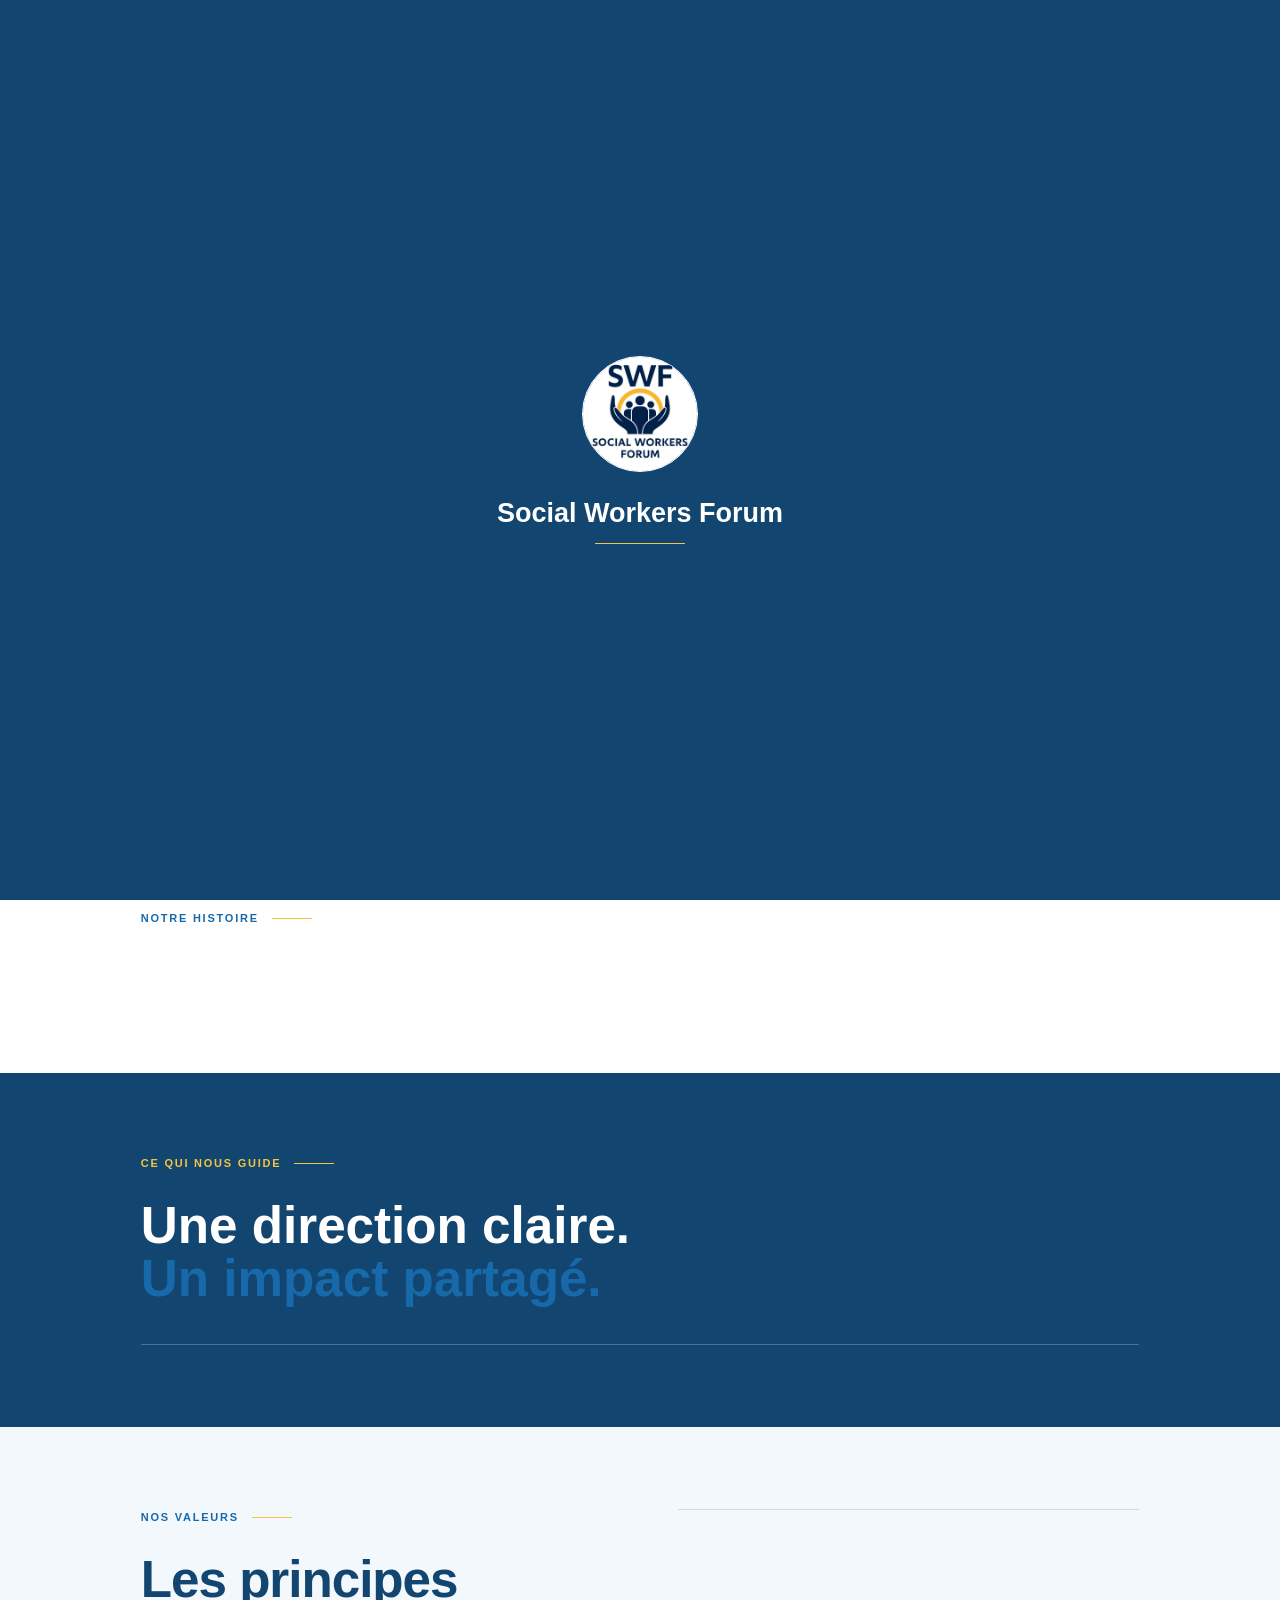
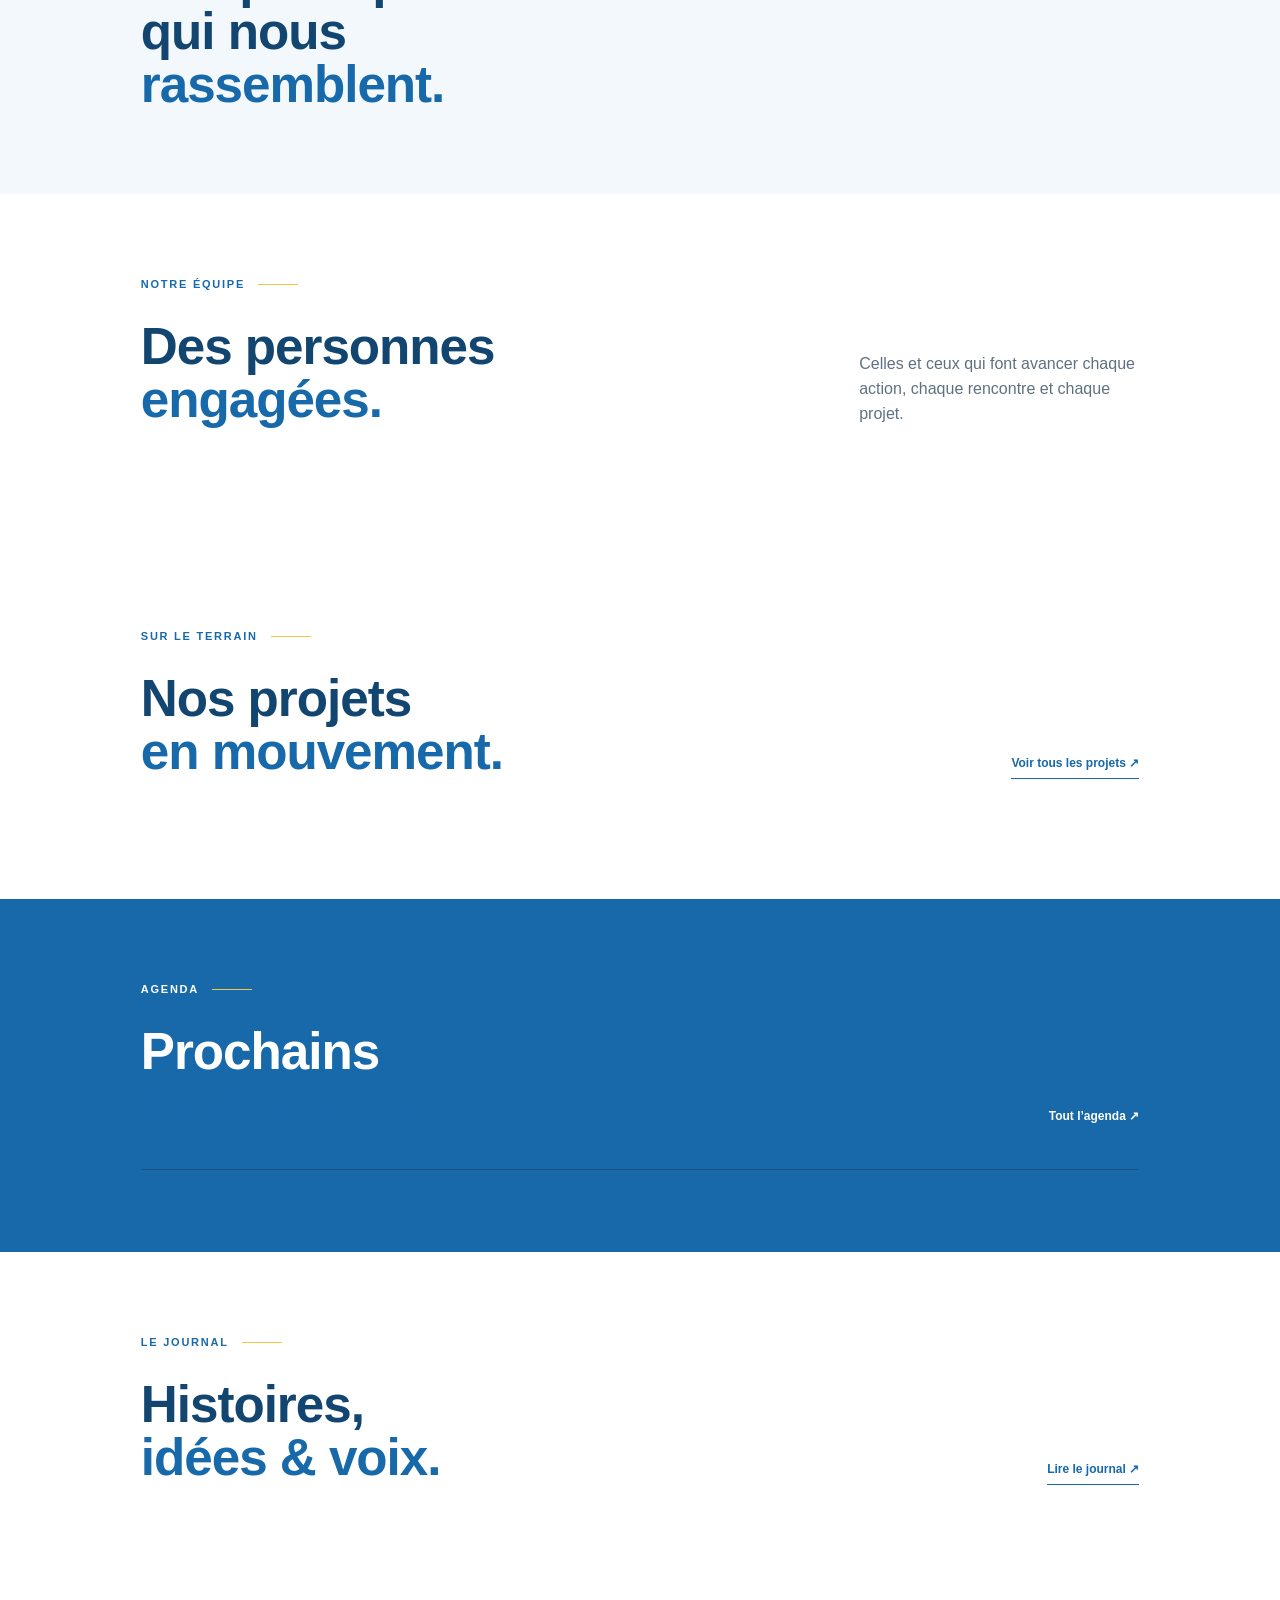
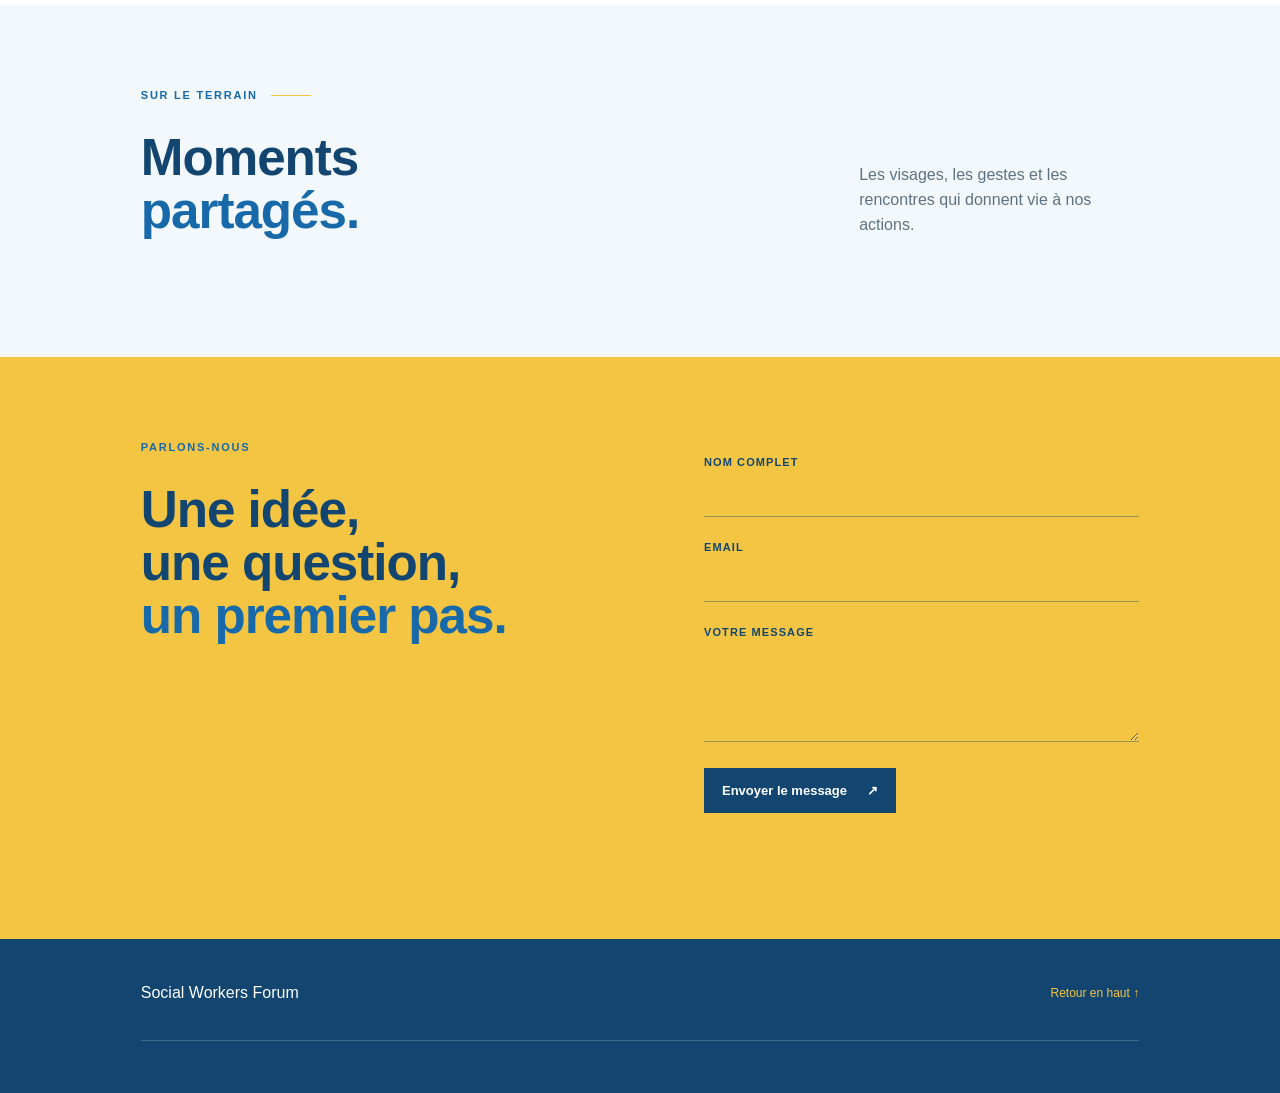
<file: index.html>
<!doctype html>
<html lang="fr">
<head>
  <meta charset="utf-8">
  <meta name="viewport" content="width=device-width, initial-scale=1">
  <meta name="description" content="Social Workers Forum, une plateforme pour une action sociale plus inclusive.">
  <title>Social Workers Forum</title>
  <link rel="preconnect" href="https://fonts.googleapis.com">
  <link rel="preconnect" href="https://fonts.gstatic.com" crossorigin>
  <link href="https://fonts.googleapis.com/css2?family=Cormorant+Garamond:wght@500;600;700&family=DM+Sans:wght@400;500;600;700&display=swap" rel="stylesheet">
  <link rel="stylesheet" href="css/styles.css">
  <link rel="stylesheet" href="css/gallery.css">
  <link rel="stylesheet" href="css/content.css">
  <link rel="stylesheet" href="css/novela.css">
  <link rel="stylesheet" href="css/palette.css">
  <link rel="stylesheet" href="css/responsive.css">
  <link rel="stylesheet" href="css/dark-mode.css">
  <script>window.SWF_API_BASE_URL = "https://social-workers-forum-api.onrender.com/api";</script>
</head>
<body>
  <div class="brand-intro" data-brand-intro aria-hidden="true">
    <div class="brand-intro-logo"><img src="assets/images/logo.jpg" alt="Social Workers Forum"></div>
    <p data-intro-name>Social Workers Forum</p>
    <span></span>
  </div>
  <header class="site-header">
    <a class="brand" href="#top" aria-label="Accueil">
      <span class="brand-mark"><img src="assets/images/logo.jpg" alt="Social Workers Forum"></span>
      <span class="brand-name" data-site-name>Social Workers Forum</span>
    </a>
    <button class="menu-toggle" type="button" aria-expanded="false" aria-controls="main-navigation">
      <span></span><span></span><span></span>
      <span class="sr-only">Ouvrir le menu</span>
    </button>
    <button class="mobile-nav-backdrop" data-nav-backdrop type="button" aria-label="Fermer le menu"></button>
    <nav id="main-navigation" class="main-nav" aria-label="Navigation principale">
      <a href="#about">À propos</a>
      <a href="#mission">Vision & mission</a>
      <a href="#projects">Projets</a>
      <a href="#journal">Actualités</a>
      <a class="nav-contact" href="#contact">Nous contacter <span aria-hidden="true">↗</span></a>
    </nav>
  </header>

  <main id="top">
    <section class="hero" aria-labelledby="hero-title">
      <div class="hero-wash"></div>
      <div class="hero-copy reveal">
        <p class="eyebrow"><span class="eyebrow-line"></span><span data-site-name>Social Workers Forum</span></p>
        <h1 id="hero-title" data-landing-title>Chargement du contenu...</h1>
        <p class="hero-description" data-landing-description></p>
        <div class="hero-actions">
          <a class="button button-primary" data-primary-button href="#projects">Découvrir <span aria-hidden="true">↗</span></a>
          <a class="button button-quiet" data-secondary-button href="#contact">Nous contacter <span aria-hidden="true">→</span></a>
        </div>
      </div>
      <div class="hero-note reveal reveal-delay" aria-hidden="true">
        <span class="hero-note-number">01</span>
        <span class="hero-note-rule"></span>
        <span>Agir. Relier.<br>Transformer.</span>
      </div>
      <div class="hero-scroll" aria-hidden="true"><span></span>Défiler</div>
    </section>

    <section id="about" class="about section-shell">
      <div class="section-kicker">Notre histoire <span></span></div>
      <div class="about-grid">
        <div class="about-heading reveal"><h2 data-about-title></h2></div>
        <div class="about-body reveal reveal-delay">
          <p class="lead" data-about-description></p>
          <p class="about-conclusion" data-about-conclusion></p>
        </div>
      </div>
    </section>

    <section id="mission" class="mission-band section-shell">
      <div class="section-kicker">Ce qui nous guide <span></span></div>
      <div class="section-intro">
        <h2>Une direction claire.<br><em>Un impact partagé.</em></h2>
      </div>
      <div class="principles-grid" data-vision-missions></div>
    </section>

    <section class="values section-shell">
      <div class="values-heading">
        <div class="section-kicker">Nos valeurs <span></span></div>
        <h2>Les principes<br>qui nous <em>rassemblent.</em></h2>
      </div>
      <div class="values-grid" data-core-values></div>
    </section>

    <section id="team" class="team-band section-shell">
      <div class="section-heading-row">
        <div><div class="section-kicker">Notre équipe <span></span></div><h2>Des personnes<br><em>engagées.</em></h2></div>
        <p class="team-intro">Celles et ceux qui font avancer chaque action, chaque rencontre et chaque projet.</p>
      </div>
      <div class="team-grid" data-team></div>
    </section>

    <section id="projects" class="projects section-shell">
      <div class="section-heading-row">
        <div><div class="section-kicker">Sur le terrain <span></span></div><h2>Nos projets<br><em>en mouvement.</em></h2></div>
        <a class="text-link" href="pages/projects.html">Voir tous les projets <span aria-hidden="true">↗</span></a>
      </div>
      <div class="project-grid" data-projects></div>
    </section>

    <section class="events-band section-shell">
      <div class="section-heading-row">
        <div><div class="section-kicker">Agenda <span></span></div><h2>Prochains<br><em>rendez-vous.</em></h2></div>
        <a class="text-link" href="pages/events.html">Tout l’agenda <span aria-hidden="true">↗</span></a>
      </div>
      <div class="events-list" data-events></div>
    </section>

    <section id="journal" class="journal section-shell">
      <div class="section-heading-row">
        <div><div class="section-kicker">Le journal <span></span></div><h2>Histoires,<br><em>idées & voix.</em></h2></div>
        <a class="text-link" href="pages/blog.html">Lire le journal <span aria-hidden="true">↗</span></a>
      </div>
      <div class="journal-grid" data-blog></div>
    </section>

    <section id="gallery" class="gallery-band section-shell">
      <div class="section-heading-row">
        <div><div class="section-kicker">Sur le terrain <span></span></div><h2>Moments<br><em>partagés.</em></h2></div>
        <p class="gallery-intro">Les visages, les gestes et les rencontres qui donnent vie à nos actions.</p>
      </div>
      <div class="gallery-grid" data-gallery></div>
    </section>

    <section id="contact" class="contact-band section-shell">
      <div class="contact-copy"><div class="section-kicker">Parlons-nous <span></span></div><h2>Une idée,<br>une question,<br><em>un premier pas.</em></h2><div class="contact-details"><p data-contact-address></p><a data-contact-email></a><a data-contact-phone></a></div></div>
      <form class="contact-form" data-contact-form novalidate>
        <label>Nom complet<input name="full_name" type="text" autocomplete="name" required></label>
        <label>Email<input name="email" type="email" autocomplete="email" required></label>
        <label>Votre message<textarea name="message" rows="4" required></textarea></label>
        <button class="button button-light" type="submit">Envoyer le message <span aria-hidden="true">↗</span></button>
        <p class="form-status" data-form-status role="status"></p>
      </form>
    </section>
  </main>

  <footer class="site-footer">
    <div class="footer-top"><span class="brand-name" data-site-name>Social Workers Forum</span><a href="#top" class="back-top">Retour en haut ↑</a></div>
    <div class="footer-bottom"><p data-footer-description></p><p data-copyright></p><div class="footer-links"><a data-footer-email></a><a data-footer-phone></a><span data-footer-useful-links></span></div></div>
  </footer>
  <script type="module" src="js/home.js"></script>
  <script src="js/dark-mode.js"></script>
</body>
</html>
</file>
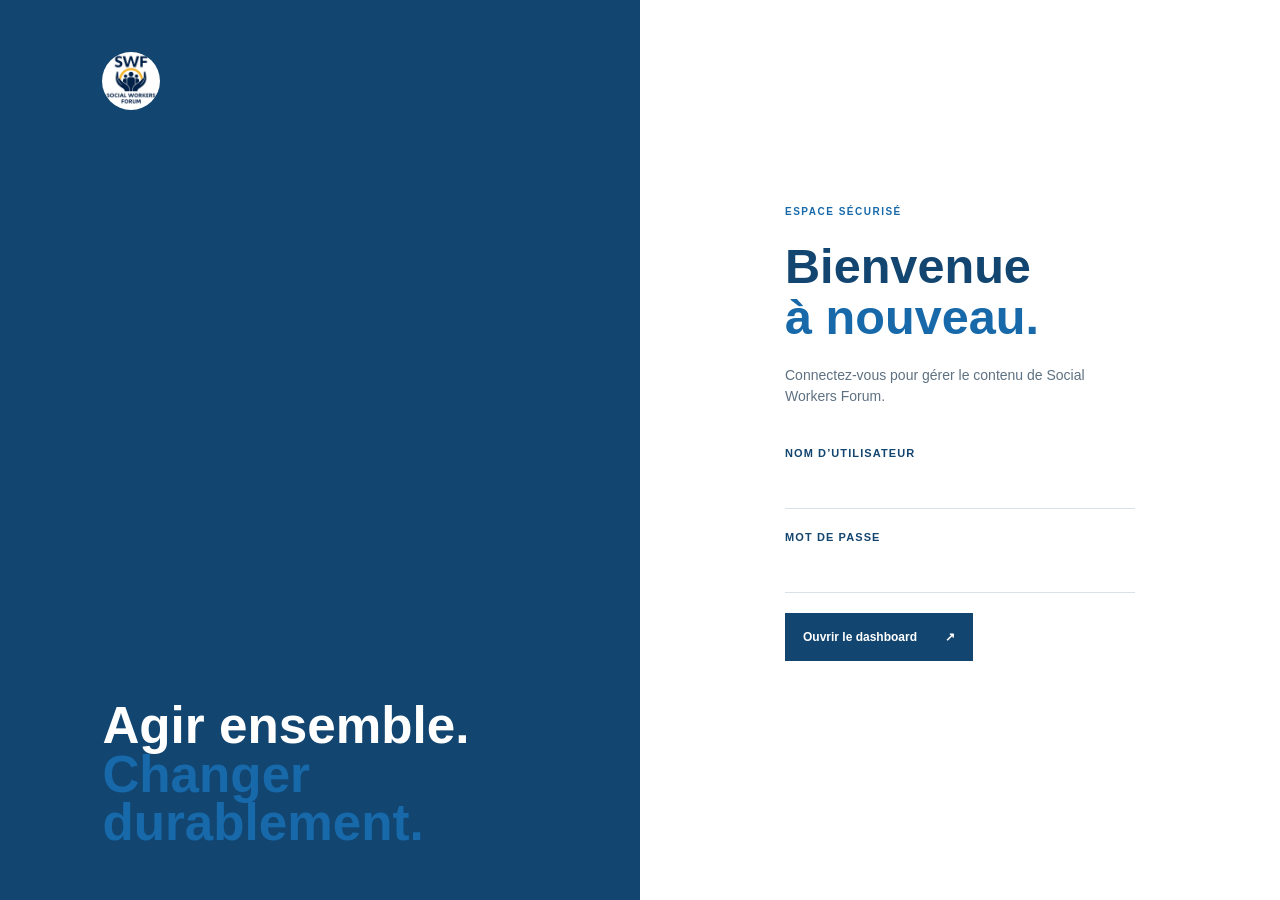
<file: admin/index.html>
<!doctype html>
<html lang="fr">
<head>
  <meta charset="utf-8">
  <meta name="viewport" content="width=device-width, initial-scale=1">
  <meta name="robots" content="noindex,nofollow">
  <title>Administration | Social Workers Forum</title>
  <link rel="preconnect" href="https://fonts.googleapis.com">
  <link rel="preconnect" href="https://fonts.gstatic.com" crossorigin>
  <link href="https://fonts.googleapis.com/css2?family=DM+Sans:wght@400;500;600;700&family=Fraunces:opsz,wght@9..144,600;9..144,700&display=swap" rel="stylesheet">
  <link rel="stylesheet" href="admin.css">
  <link rel="stylesheet" href="admin-palette.css">
  <link rel="stylesheet" href="admin-responsive.css">
  <link rel="stylesheet" href="admin-dark-mode.css">
  <script>window.SWF_API_BASE_URL = "https://social-workers-forum-api.onrender.com/api";</script>
</head>
<body>
  <section class="login-screen" data-login-screen>
    <div class="login-art"><span class="art-mark"><img src="../assets/images/logo.jpg" alt="Social Workers Forum"></span><p>Agir ensemble.<br><em>Changer durablement.</em></p></div>
    <form class="login-card" data-login-form>
      <p class="overline">Espace sécurisé</p>
      <h1>Bienvenue<br><em>à nouveau.</em></h1>
      <p class="login-copy">Connectez-vous pour gérer le contenu de Social Workers Forum.</p>
      <label>Nom d’utilisateur<input name="username" type="text" autocomplete="username" required></label>
      <label>Mot de passe<input name="password" type="password" autocomplete="current-password" required></label>
      <button class="primary-button" type="submit">Ouvrir le dashboard <span>↗</span></button>
      <p class="form-error" data-login-error role="alert"></p>
    </form>
  </section>

  <div class="app-shell" data-app hidden>
    <aside class="sidebar">
      <a class="admin-brand" href="../index.html"><span class="admin-brand-mark"><img src="../assets/images/logo.jpg" alt="Social Workers Forum"></span><strong>Social Workers<br>Forum</strong></a>
      <p class="nav-label">Espace de travail</p>
      <nav class="side-nav" data-side-nav>
        <button class="active" data-view="overview"><span>◈</span>Vue générale</button>
        <button data-view="site-settings"><span>⚙</span>Configuration du site</button>
        <button data-view="landing"><span>✦</span>Landing page</button>
        <button data-view="about"><span>◌</span>Qui sommes-nous ?</button>
        <button data-view="vision-missions"><span>◈</span>Vision & mission</button>
        <button data-view="core-values"><span>◇</span>Valeurs fondamentales</button>
        <button data-view="projects"><span>↗</span>Projets</button>
        <button data-view="events"><span>◷</span>Événements</button>
        <button data-view="team"><span>◎</span>Équipe</button>
        <button data-view="blog"><span>✦</span>Actualités</button>
        <button data-view="gallery"><span>▧</span>Galerie</button>
        <button data-view="contact-information"><span>⌖</span>Informations de contact</button>
        <button data-view="footer"><span>▤</span>Footer</button>
        <button data-view="messages"><span>✉</span>Messages <b data-message-count>0</b></button>
      </nav>
      <div class="sidebar-bottom"><a href="../index.html">Voir le site ↗</a><button data-logout>Se déconnecter</button></div>
    </aside>

    <main class="dashboard">
      <header class="dashboard-header"><button class="mobile-menu" data-menu-toggle aria-label="Ouvrir le menu">☰</button><div><p class="overline">Samedi 05 septembre 2026</p><h2 data-page-title>Vue générale</h2></div><div class="profile"><span class="profile-avatar" data-user-initials>AD</span><span data-user-name>Administrateur</span></div></header>
      <div class="dashboard-content">
        <section class="view active" data-view-panel="overview"><div class="welcome-line"><div><p class="overline">Votre espace de pilotage</p><h1>Bonjour, <em>admin.</em></h1><p>Voici ce qui se passe sur votre plateforme aujourd’hui.</p></div><a class="primary-button" href="../index.html">Voir le site <span>↗</span></a></div><div class="stat-grid" data-stats></div><div class="overview-grid"><section class="panel activity-panel"><div class="panel-heading"><div><p class="overline">Dernières nouvelles</p><h3>Activité récente</h3></div><span class="live-dot">En direct</span></div><div data-recent-activity></div></section><section class="panel quick-panel"><p class="overline">Accès rapide</p><h3>Créer du contenu</h3><div class="quick-links"><button data-quick-view="projects">+ Nouveau projet</button><button data-quick-view="events">+ Nouvel événement</button><button data-quick-view="blog">+ Nouvel article</button></div></section></div></section>
        <section class="view" data-view-panel="site-settings"></section><section class="view" data-view-panel="landing"></section><section class="view" data-view-panel="about"></section><section class="view" data-view-panel="vision-missions"></section><section class="view" data-view-panel="core-values"></section><section class="view" data-view-panel="projects"></section><section class="view" data-view-panel="events"></section><section class="view" data-view-panel="team"></section><section class="view" data-view-panel="blog"></section><section class="view" data-view-panel="gallery"></section><section class="view" data-view-panel="contact-information"></section><section class="view" data-view-panel="footer"></section><section class="view" data-view-panel="messages"></section>
      </div>
    </main>
  </div>
  <div class="toast" data-toast role="status"></div>
  <script type="module" src="admin.js"></script>
  <script src="../js/dark-mode.js"></script>
</body>
</html>
</file>
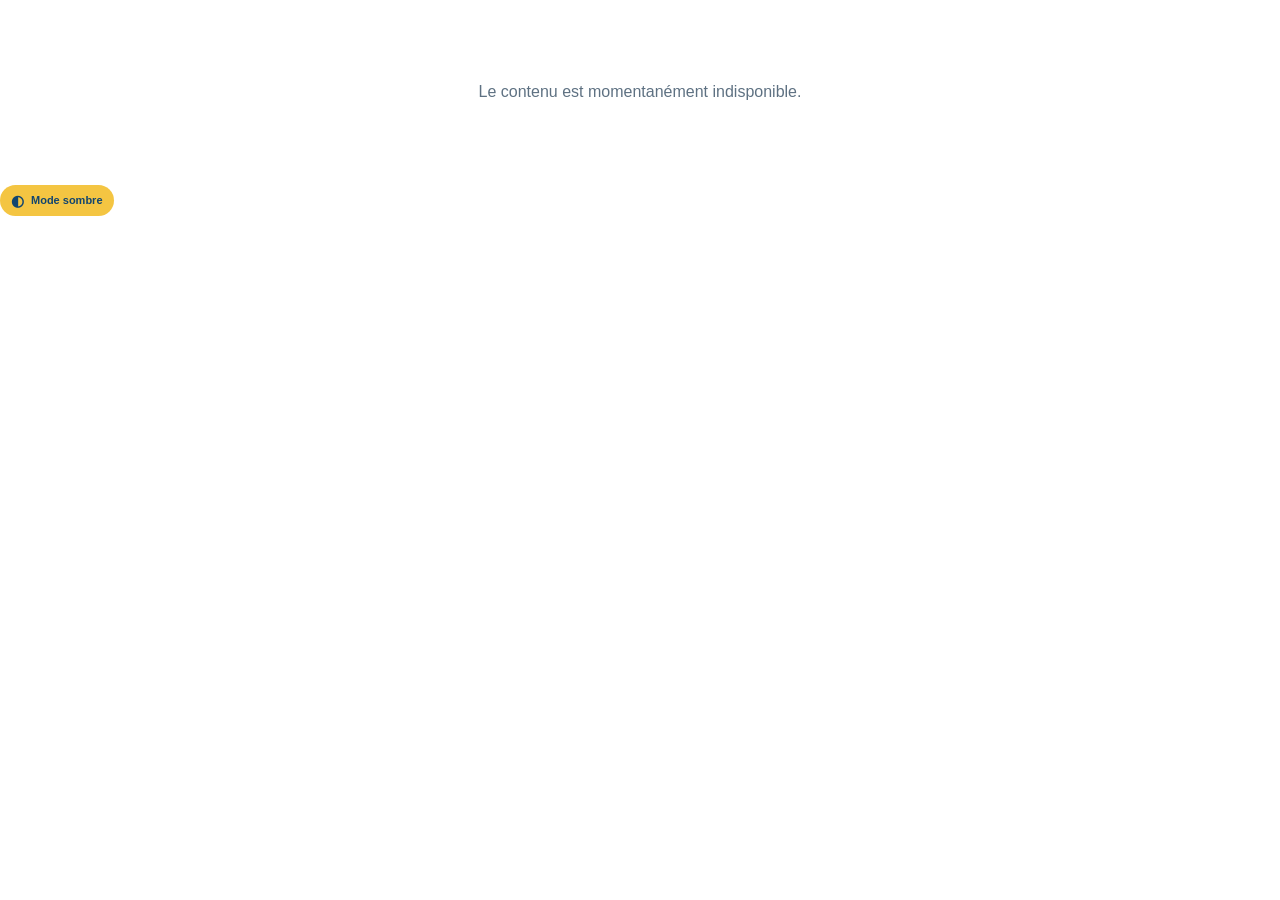
<file: pages/blog-detail.html>
<!doctype html><html lang="fr"><head><meta charset="utf-8"><meta name="viewport" content="width=device-width,initial-scale=1"><title>Article | Social Workers Forum</title><link rel="stylesheet" href="pages.css"></head><body data-page="blog" data-detail="true"><header class="page-header"><a class="page-brand" href="../index.html"><span class="page-brand-mark"><img src="../assets/images/logo.jpg" alt="Social Workers Forum"></span>Social Workers Forum</a><a href="blog.html">← Tous les articles</a></header><main class="page-main"><article data-detail></article></main><script type="module" src="pages.js"></script></body></html>
</file>
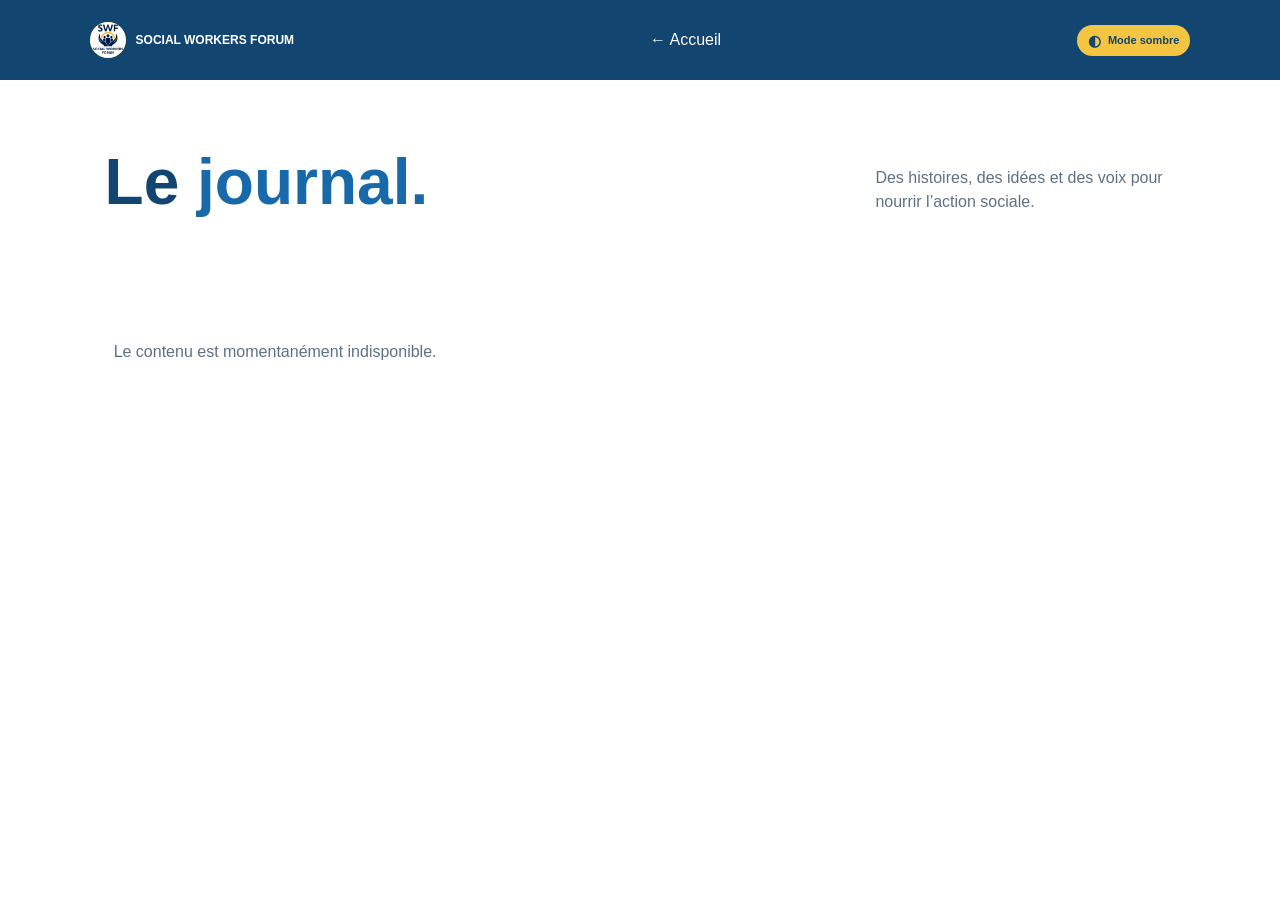
<file: pages/blog.html>
<!doctype html><html lang="fr"><head><meta charset="utf-8"><meta name="viewport" content="width=device-width,initial-scale=1"><title>Journal | Social Workers Forum</title><link rel="stylesheet" href="pages.css"></head><body data-page="blog"><header class="page-header"><a class="page-brand" href="../index.html"><span class="page-brand-mark"><img src="../assets/images/logo.jpg" alt="Social Workers Forum"></span>Social Workers Forum</a><a href="../index.html">← Accueil</a></header><main class="page-main"><div class="page-intro"><h1>Le <em>journal.</em></h1><p>Des histoires, des idées et des voix pour nourrir l’action sociale.</p></div><div class="resource-grid" data-resource-list></div></main><script type="module" src="pages.js"></script></body></html>
</file>
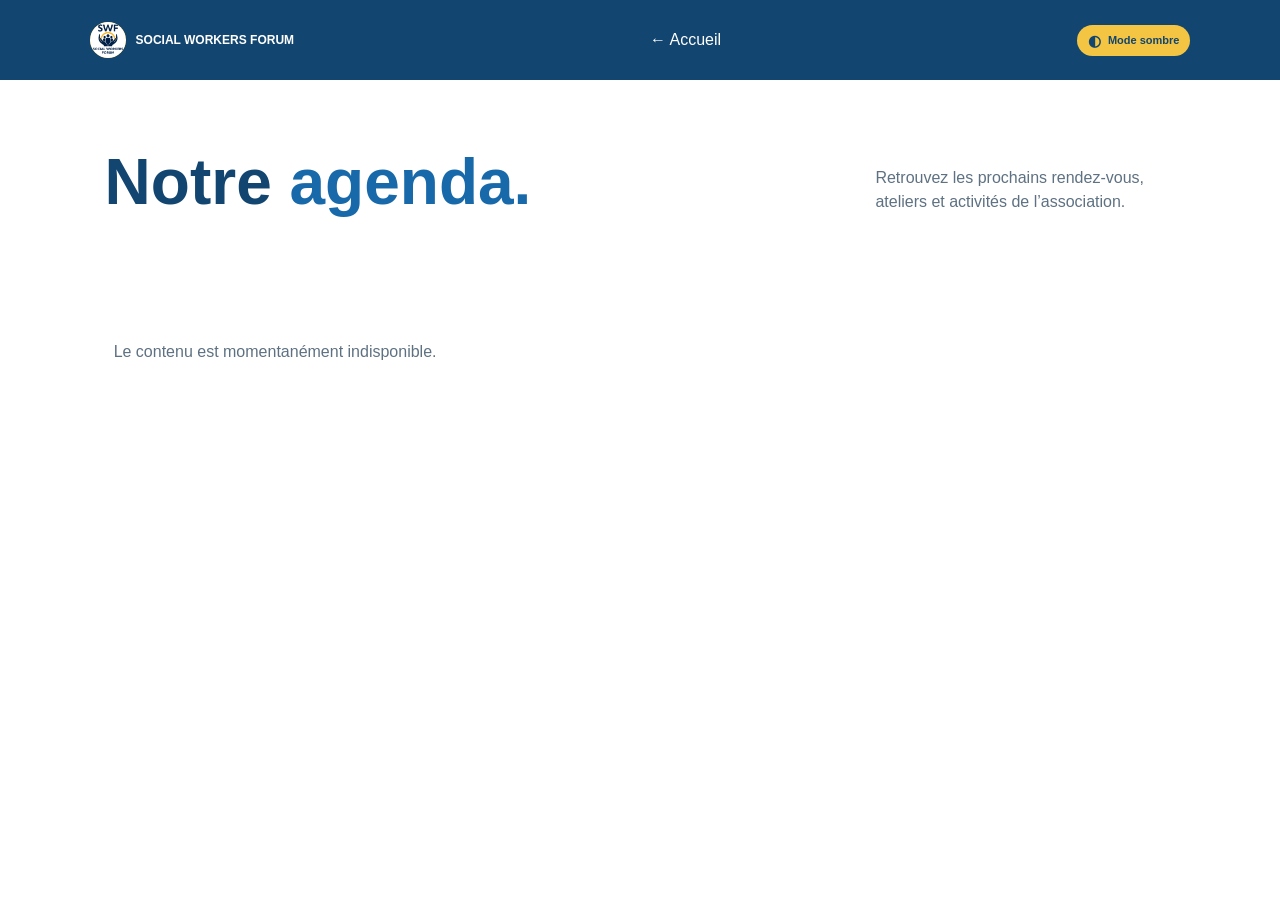
<file: pages/events.html>
<!doctype html><html lang="fr"><head><meta charset="utf-8"><meta name="viewport" content="width=device-width,initial-scale=1"><title>Agenda | Social Workers Forum</title><link rel="stylesheet" href="pages.css"></head><body data-page="events"><header class="page-header"><a class="page-brand" href="../index.html"><span class="page-brand-mark"><img src="../assets/images/logo.jpg" alt="Social Workers Forum"></span>Social Workers Forum</a><a href="../index.html">← Accueil</a></header><main class="page-main"><div class="page-intro"><h1>Notre <em>agenda.</em></h1><p>Retrouvez les prochains rendez-vous, ateliers et activités de l’association.</p></div><div class="resource-grid" data-resource-list></div></main><script type="module" src="pages.js"></script></body></html>
</file>
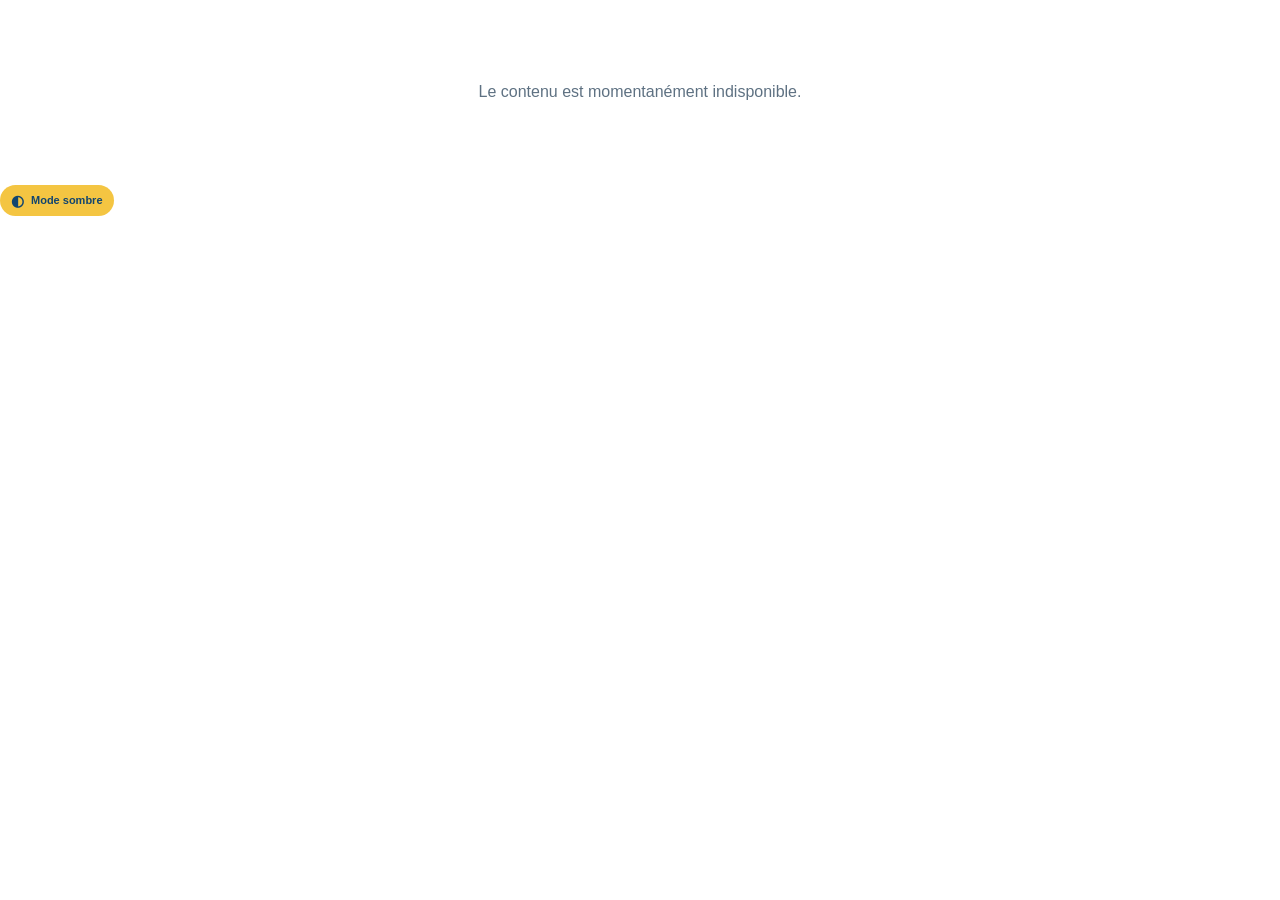
<file: pages/project-detail.html>
<!doctype html><html lang="fr"><head><meta charset="utf-8"><meta name="viewport" content="width=device-width,initial-scale=1"><title>Détail du projet | Social Workers Forum</title><link rel="stylesheet" href="pages.css"></head><body data-page="projects" data-detail="true"><header class="page-header"><a class="page-brand" href="../index.html"><span class="page-brand-mark"><img src="../assets/images/logo.jpg" alt="Social Workers Forum"></span>Social Workers Forum</a><a href="projects.html">← Tous les projets</a></header><main class="page-main"><article data-detail></article></main><script type="module" src="pages.js"></script></body></html>
</file>
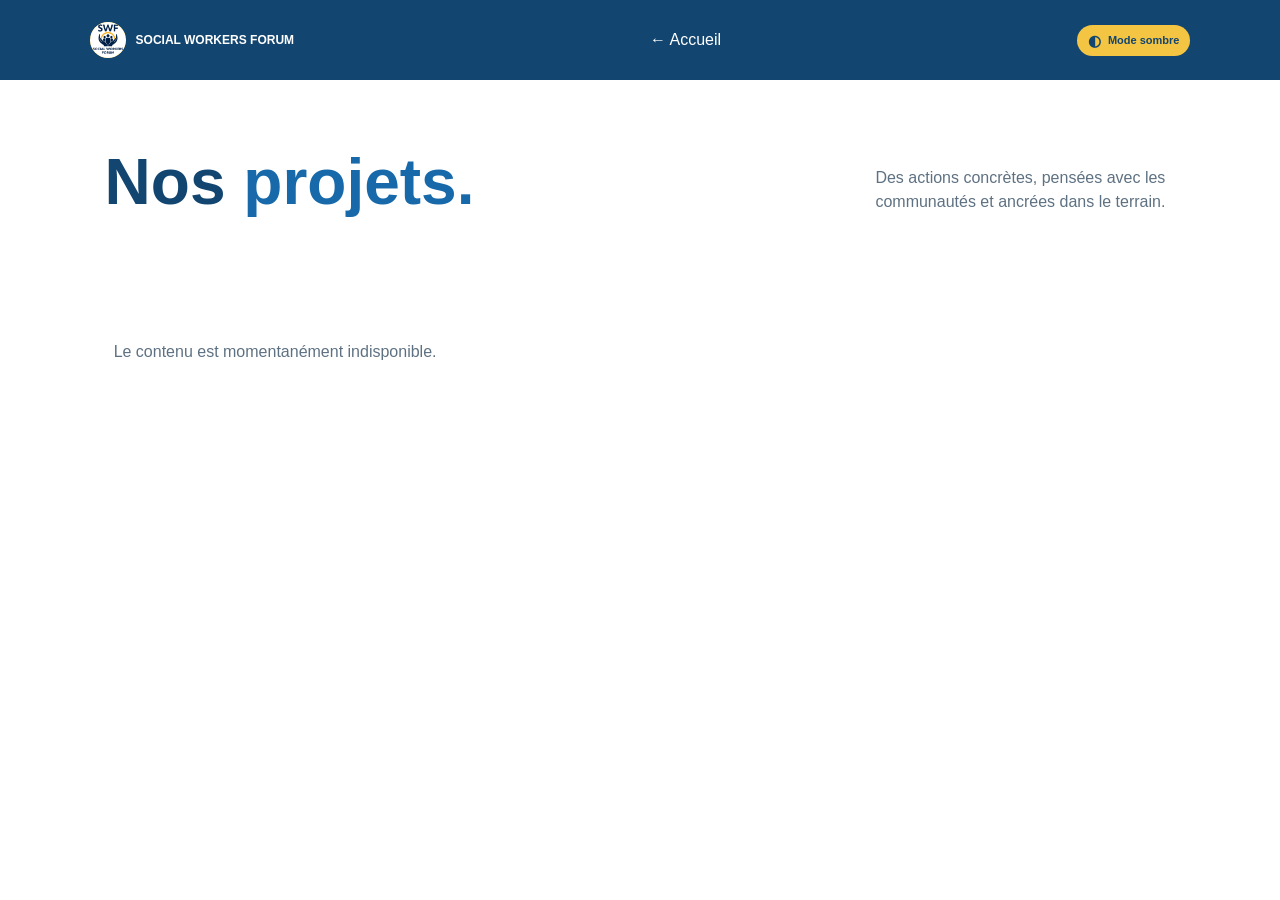
<file: pages/projects.html>
<!doctype html><html lang="fr"><head><meta charset="utf-8"><meta name="viewport" content="width=device-width,initial-scale=1"><title>Projets | Social Workers Forum</title><link rel="stylesheet" href="pages.css"></head><body data-page="projects"><header class="page-header"><a class="page-brand" href="../index.html"><span class="page-brand-mark"><img src="../assets/images/logo.jpg" alt="Social Workers Forum"></span>Social Workers Forum</a><a href="../index.html">← Accueil</a></header><main class="page-main"><div class="page-intro"><h1>Nos <em>projets.</em></h1><p>Des actions concrètes, pensées avec les communautés et ancrées dans le terrain.</p></div><div class="resource-grid" data-resource-list></div></main><script type="module" src="pages.js"></script></body></html>
</file>
<file: css/styles.css>
:root { --ink:#18302d; --muted:#6b7d78; --paper:#f5f3ed; --cream:#ebe8df; --lime:#d9ef68; --coral:#ef795e; --line:rgba(24,48,45,.16); --serif:"Fraunces", Georgia, serif; --sans:"DM Sans", sans-serif; }
* { box-sizing:border-box; } html { scroll-behavior:smooth; } body { margin:0; background:var(--paper); color:var(--ink); font:400 16px/1.55 var(--sans); } a { color:inherit; text-decoration:none; } h1,h2,h3,p { margin:0; } h1,h2 { font-family:var(--serif); font-weight:600; letter-spacing:0; line-height:1.03; } h1 { font-size:clamp(2.6rem,5vw,5rem); max-width:920px; } h2 { font-size:clamp(2rem,4vw,4rem); } em { color:var(--coral); font-style:normal; } .sr-only { clip:rect(0,0,0,0); clip-path:inset(50%); height:1px; overflow:hidden; position:absolute; white-space:nowrap; width:1px; }
.site-header { align-items:center; display:flex; justify-content:space-between; left:0; padding:24px 5vw; position:absolute; right:0; top:0; z-index:5; } .brand { align-items:center; display:flex; gap:12px; font-size:13px; font-weight:700; letter-spacing:.03em; text-transform:uppercase; } .brand-mark { align-items:center; background:var(--lime); border-radius:50%; display:flex; font-size:11px; height:38px; justify-content:center; width:38px; } .main-nav { align-items:center; display:flex; gap:30px; font-size:13px; font-weight:600; } .main-nav a { opacity:.8; transition:opacity .2s; } .main-nav a:hover { opacity:1; } .nav-contact { border-bottom:1px solid var(--ink); padding-bottom:4px; }
.menu-toggle { background:none; border:0; display:none; padding:8px; } .menu-toggle span:not(.sr-only) { background:var(--ink); display:block; height:2px; margin:5px 0; width:24px; }
.hero { background:var(--cream) var(--hero-image) center/cover; min-height:88vh; overflow:hidden; padding:170px 12vw 100px 11vw; position:relative; } .hero-wash { background:linear-gradient(90deg,rgba(235,232,223,.98) 0%,rgba(235,232,223,.82) 44%,rgba(235,232,223,.08) 100%); inset:0; position:absolute; } .hero-copy,.hero-note,.hero-scroll { position:relative; z-index:1; } .hero-copy { max-width:980px; } .eyebrow,.section-kicker { align-items:center; display:flex; font-size:11px; font-weight:700; letter-spacing:.16em; text-transform:uppercase; } .eyebrow { margin-bottom:34px; } .eyebrow-line { background:var(--coral); height:2px; margin-right:12px; width:38px; } .hero-description { color:var(--muted); font-size:18px; margin:34px 0; max-width:475px; } .hero-actions { display:flex; flex-wrap:wrap; gap:18px; } .button { align-items:center; border:0; display:inline-flex; font:600 13px var(--sans); gap:20px; justify-content:space-between; padding:15px 18px; transition:transform .2s,background .2s; } .button:hover { transform:translateY(-3px); } .button-primary { background:var(--ink); color:var(--paper); min-width:170px; } .button-quiet { border-bottom:1px solid var(--ink); padding-left:0; padding-right:0; } .hero-note { align-items:center; bottom:80px; display:flex; font-size:11px; gap:14px; position:absolute; right:8vw; text-transform:uppercase; } .hero-note-number { color:var(--coral); font-weight:700; } .hero-note-rule { background:var(--coral); height:1px; width:45px; } .hero-scroll { bottom:32px; display:flex; font-size:10px; gap:10px; left:11vw; letter-spacing:.13em; position:absolute; text-transform:uppercase; } .hero-scroll span { border:1px solid var(--ink); border-radius:50%; height:15px; width:15px; }
.section-shell { padding:130px 11vw; } .section-kicker { color:var(--muted); gap:13px; margin-bottom:48px; } .section-kicker span { background:var(--coral); display:block; height:1px; width:40px; } .about { background:var(--paper); } .about-grid { display:grid; gap:10vw; grid-template-columns:1fr 1fr; } .about-heading h2 { max-width:500px; } .about-body { padding-top:10px; } .lead { font:600 26px/1.3 var(--serif); max-width:610px; } .about-conclusion { border-left:2px solid var(--coral); color:var(--muted); margin-top:44px; max-width:440px; padding-left:18px; }
.mission-band { background:var(--ink); color:var(--paper); } .mission-band .section-kicker { color:#a9b8b1; } .section-intro { margin-bottom:68px; } .principles-grid { border-top:1px solid rgba(245,243,237,.22); display:grid; grid-template-columns:repeat(2,1fr); } .principle-card { border-bottom:1px solid rgba(245,243,237,.22); min-height:285px; padding:28px 38px 38px 0; } .principle-card + .principle-card { border-left:1px solid rgba(245,243,237,.22); padding-left:38px; } .card-index { color:var(--lime); display:block; font-size:11px; margin-bottom:60px; } .principle-type { color:var(--coral); font-size:11px; font-weight:700; letter-spacing:.15em; } .principle-card h3 { font:600 28px var(--serif); margin:12px 0; } .principle-card p { color:#a9b8b1; max-width:380px; }
.values { display:grid; gap:10vw; grid-template-columns:1fr 1fr; } .values h2 { max-width:500px; } .values-grid { border-top:1px solid var(--line); } .value-item { align-items:flex-start; border-bottom:1px solid var(--line); display:flex; gap:22px; padding:25px 0; } .value-icon { align-items:center; border:1px solid var(--coral); border-radius:50%; color:var(--coral); display:flex; flex:none; font-size:20px; height:42px; justify-content:center; width:42px; } .value-item h3 { font:600 22px var(--serif); } .value-item p { color:var(--muted); font-size:14px; margin-top:4px; }
.section-heading-row { align-items:flex-end; display:flex; justify-content:space-between; margin-bottom:65px; } .text-link { border-bottom:1px solid var(--ink); font-size:12px; font-weight:600; padding-bottom:5px; } .project-grid { display:grid; gap:22px; grid-template-columns:1.15fr .85fr .85fr; } .project-card:nth-child(2) { margin-top:60px; } .project-card:nth-child(3) { margin-top:120px; } .project-image,.journal-media { background:var(--cream) var(--project-image) center/cover; min-height:360px; position:relative; } .project-card:nth-child(2) .project-image,.project-card:nth-child(3) .project-image { min-height:270px; } .project-image span,.journal-media span { background:var(--lime); font-size:10px; left:14px; padding:5px 9px; position:absolute; text-transform:uppercase; top:14px; } .project-meta { align-items:baseline; display:flex; justify-content:space-between; padding-top:16px; } .project-meta h3 { font:600 22px var(--serif); } .project-meta span { color:var(--muted); font-size:12px; }
.events-band { background:var(--coral); } .events-band .section-kicker,.events-band .text-link { color:var(--ink); } .events-band .section-kicker span { background:var(--ink); } .events-list { border-top:1px solid rgba(24,48,45,.3); } .event-row { align-items:center; border-bottom:1px solid rgba(24,48,45,.3); display:grid; gap:30px; grid-template-columns:100px 1fr 30px; padding:25px 0; } .event-row time { font:600 24px var(--serif); } .event-row h3 { font:600 22px var(--serif); } .event-row p { font-size:13px; margin-top:3px; opacity:.7; } .event-arrow { font-size:22px; }
.journal-grid { display:grid; gap:26px; grid-template-columns:repeat(3,1fr); } .journal-media { min-height:240px; --project-image:none; background-image:var(--journal-image); } .journal-meta { padding-top:17px; } .journal-meta time { color:var(--coral); font-size:11px; } .journal-meta h3 { font:600 25px/1.15 var(--serif); margin:10px 0; } .journal-meta p { color:var(--muted); font-size:13px; }
.contact-band { background:var(--lime); display:grid; gap:10vw; grid-template-columns:1fr 1fr; } .contact-copy h2 { max-width:500px; } .contact-form { display:flex; flex-direction:column; gap:22px; padding-top:15px; } .contact-form label { display:flex; flex-direction:column; font-size:11px; font-weight:700; gap:7px; letter-spacing:.1em; text-transform:uppercase; } .contact-form input,.contact-form textarea { background:transparent; border:0; border-bottom:1px solid rgba(24,48,45,.4); border-radius:0; color:var(--ink); font:16px var(--sans); outline:none; padding:10px 0; resize:vertical; } .contact-form input:focus,.contact-form textarea:focus { border-bottom-color:var(--coral); } .button-light { align-self:flex-start; background:var(--ink); color:var(--paper); margin-top:4px; } .form-status { font-size:13px; min-height:22px; }
.site-footer { background:var(--ink); color:var(--paper); padding:60px 11vw 30px; } .footer-top,.footer-bottom { align-items:center; display:flex; justify-content:space-between; } .footer-top { border-bottom:1px solid rgba(245,243,237,.2); padding-bottom:35px; } .back-top { color:var(--lime); font-size:12px; } .footer-bottom { align-items:flex-end; color:#a9b8b1; font-size:12px; gap:30px; padding-top:28px; } .footer-links { display:flex; gap:24px; }
.reveal { opacity:0; transform:translateY(18px); transition:opacity .6s ease,transform .6s ease; } .reveal.is-visible { opacity:1; transform:none; } .reveal-delay { transition-delay:.15s; }
@media (max-width:800px) { .site-header { padding:20px 6vw; } .menu-toggle { display:block; } .main-nav { background:var(--paper); display:none; flex-direction:column; gap:22px; left:0; padding:90px 8vw 35px; position:absolute; right:0; top:0; } .main-nav.is-open { display:flex; } .menu-toggle { position:relative; z-index:2; } .hero { min-height:760px; padding:150px 8vw 80px; } .hero-wash { background:rgba(235,232,223,.83); } .hero-note { bottom:80px; right:8vw; } .hero-scroll { left:8vw; } .section-shell { padding:90px 8vw; } .about-grid,.values,.contact-band { grid-template-columns:1fr; } .about-body { padding-top:0; } .principles-grid,.project-grid,.journal-grid { grid-template-columns:1fr; } .principle-card + .principle-card { border-left:0; padding-left:0; } .principle-card { min-height:0; padding:28px 0; } .project-card:nth-child(2),.project-card:nth-child(3) { margin-top:0; } .project-image,.project-card:nth-child(2) .project-image,.project-card:nth-child(3) .project-image { min-height:260px; } .section-heading-row { align-items:flex-start; flex-direction:column; gap:25px; margin-bottom:40px; } .event-row { gap:14px; grid-template-columns:70px 1fr 20px; } .event-row h3 { font-size:18px; } .footer-top,.footer-bottom { align-items:flex-start; flex-direction:column; gap:24px; } .footer-links { flex-wrap:wrap; } }
</file>
<file: css/gallery.css>
.gallery-band { background: var(--cream); }
.brand-mark img { border-radius: 50%; height: 100%; object-fit: cover; width: 100%; }
.brand-mark img[hidden] { display: none; }
.gallery-intro { color: var(--muted); max-width: 280px; }
.gallery-grid { display: grid; gap: 18px; grid-template-columns: repeat(3, 1fr); }
.gallery-item { background: var(--paper); }
.gallery-item:nth-child(2) { margin-top: 55px; }
.gallery-item:nth-child(3) { margin-top: 110px; }
.gallery-item:nth-child(4) { margin-top: -55px; }
.gallery-image { background: var(--paper) var(--gallery-image) center/cover; min-height: 245px; position: relative; }
.gallery-image span { background: var(--lime); font-size: 10px; left: 14px; padding: 5px 8px; position: absolute; top: 14px; }
.gallery-caption { padding: 15px 16px 19px; }
.gallery-caption h3 { font: 600 21px var(--serif); }
.gallery-caption p { color: var(--muted); font-size: 12px; margin-top: 4px; }
@media (max-width: 800px) {
  .gallery-grid { grid-template-columns: 1fr 1fr; }
  .gallery-item:nth-child(n) { margin-top: 0; }
  .gallery-item:first-child { grid-column: 1 / -1; }
  .gallery-image { min-height: 190px; }
  .gallery-item:first-child .gallery-image { min-height: 250px; }
}
</file>
<file: css/content.css>
.team-band { background: var(--paper); }
.team-intro { color: var(--muted); max-width: 280px; }
.team-grid { display: grid; gap: 22px; grid-template-columns: repeat(4, 1fr); }
.team-card { border-top: 1px solid var(--line); padding-top: 16px; }
.team-photo { aspect-ratio: 4 / 5; background: var(--cream); overflow: hidden; }
.team-photo img { height: 100%; object-fit: cover; width: 100%; }
.team-avatar-fallback { align-items: center; background: var(--lime); color: var(--ink); display: flex; font: 600 42px var(--serif); height: 100%; justify-content: center; width: 100%; }
.team-meta { padding-top: 15px; }
.team-meta h3 { font: 600 23px var(--serif); }
.team-meta strong { color: var(--coral); display: block; font-size: 11px; letter-spacing: .08em; margin-top: 5px; text-transform: uppercase; }
.team-meta p { color: var(--muted); font-size: 13px; margin-top: 10px; }
.contact-details { display: flex; flex-wrap: wrap; gap: 12px 24px; margin-top: 38px; }
.contact-details p, .contact-details a { color: var(--ink); font-size: 13px; }
.contact-details a { border-bottom: 1px solid var(--ink); }
.event-icon { color: var(--ink); display: block; font-size: 12px; margin-bottom: 4px; }
.journal-video { background: var(--ink); }
.journal-video video { height: 100%; min-height: 240px; object-fit: cover; width: 100%; }
.footer-links [data-footer-useful-links] a { margin-left: 12px; }
@media (max-width: 900px) { .team-grid { grid-template-columns: repeat(2, 1fr); } }
@media (max-width: 560px) { .team-grid { grid-template-columns: 1fr; } }
</file>
<file: css/novela.css>
:root {
  --ink: #351b29;
  --muted: #806875;
  --paper: #fbf5f0;
  --cream: #f2e3dc;
  --lime: #e8c37a;
  --coral: #b34c58;
  --line: rgba(53, 27, 41, .16);
  --serif: "Cormorant Garamond", Georgia, serif;
  --sans: "DM Sans", sans-serif;
}

.brand-intro { align-items: center; background: #351b29; color: #fbf5f0; display: flex; flex-direction: column; inset: 0; justify-content: center; position: fixed; z-index: 20; }
.brand-intro-logo { align-items: center; animation: novela-intro-logo 1.1s cubic-bezier(.22, 1, .36, 1) both; background: #e8c37a; border: 1px solid rgba(251,245,240,.8); border-radius: 50%; color: #351b29; display: flex; font: 700 34px "Cormorant Garamond", Georgia, serif; height: 116px; justify-content: center; overflow: hidden; width: 116px; }
.brand-intro-logo img { height: 100%; object-fit: cover; width: 100%; }
.brand-intro-logo img[hidden], .brand-intro-logo span[hidden], .brand-intro[hidden] { display: none !important; }
.brand-intro p { animation: novela-intro-name .7s .45s ease both; font: 600 27px/1 var(--serif); margin-top: 28px; }
.brand-intro > span { animation: novela-intro-line .6s .75s ease both; background: #e8c37a; height: 1px; margin-top: 16px; width: 90px; }
.brand-intro.is-closing { animation: novela-intro-close .4s ease forwards; pointer-events: none; }
@keyframes novela-intro-logo { from { opacity: 0; transform: scale(.55) rotate(-12deg); } to { opacity: 1; transform: scale(1) rotate(0); } }
@keyframes novela-intro-name { from { opacity: 0; transform: translateY(14px); } to { opacity: 1; transform: translateY(0); } }
@keyframes novela-intro-line { from { opacity: 0; transform: scaleX(0); } to { opacity: 1; transform: scaleX(1); } }
@keyframes novela-intro-close { to { opacity: 0; visibility: hidden; } }
@media (prefers-reduced-motion: reduce) { .brand-intro-logo, .brand-intro p, .brand-intro > span { animation: none; } }

body { background: var(--paper); color: var(--ink); }
.site-header { background: rgba(53, 27, 41, .94); color: var(--paper); padding-bottom: 19px; padding-top: 19px; }
.brand-mark { background: var(--lime); color: var(--ink); }
.main-nav a { color: var(--paper); opacity: .84; }
.nav-contact { border-color: var(--lime); color: var(--lime) !important; }
.menu-toggle span:not(.sr-only) { background: var(--paper); }

.hero { background-color: #6e3043; min-height: 92vh; padding-top: 190px; }
.hero-wash { background: linear-gradient(90deg, rgba(53, 27, 41, .97), rgba(91, 40, 57, .8) 48%, rgba(91, 40, 57, .12)); }
.hero-copy { color: var(--paper); max-width: 980px; }
.hero h1 { font-size: clamp(2.8rem, 6vw, 5.8rem); letter-spacing: -.025em; }
.hero-description { color: #f0dfe1; }
.eyebrow-line, .hero-note-rule, .section-kicker span { background: var(--lime); }
.eyebrow { color: var(--lime); }
.button-primary { background: var(--lime); color: var(--ink); }
.button-quiet { border-color: var(--paper); color: var(--paper); }
.hero-note, .hero-scroll { color: #f5e6e1; }
.hero-note-number { color: var(--lime); }
.hero-scroll span { border-color: var(--lime); }

.section-shell { padding-bottom: 145px; padding-top: 145px; }
.section-kicker { color: var(--coral); }
.about { background: #fbf5f0; }
.about-heading h2, .values h2, .section-heading-row h2, .contact-copy h2 { font-size: clamp(2.1rem, 4vw, 4rem); letter-spacing: -.02em; }
.lead { color: var(--ink); font-size: 29px; }
.about-conclusion { border-color: var(--coral); color: var(--muted); }
em { color: var(--coral); }

.mission-band { background: #351b29; color: var(--paper); }
.mission-band .section-kicker { color: var(--lime); }
.mission-band .section-intro h2 { color: var(--paper); }
.principles-grid, .principle-card { border-color: rgba(251, 245, 240, .25); }
.principle-card + .principle-card { border-color: rgba(251, 245, 240, .25); }
.card-index { color: var(--lime); }
.principle-type { color: #e39a88; }
.principle-card h3 { font-size: 34px; }
.principle-card p { color: #d4bdc2; }

.values { background: #f2e3dc; }
.value-icon { border-color: var(--coral); color: var(--coral); }
.value-item h3 { font-size: 27px; }
.value-item p { color: var(--muted); }

.projects { background: #fbf5f0; }
.project-card, .journal-card, .gallery-item { transition: transform .25s ease, box-shadow .25s ease; }
.project-card:hover, .journal-card:hover, .gallery-item:hover { box-shadow: 0 18px 35px rgba(53, 27, 41, .12); transform: translateY(-6px); }
.project-image, .journal-media { background-color: #decac2; }
.project-image span, .journal-media span, .gallery-image span { background: var(--lime); color: var(--ink); }
.project-meta h3, .journal-meta h3 { font-size: 29px; }
.text-link { border-color: var(--coral); color: var(--coral); }

.events-band { background: var(--coral); color: var(--paper); }
.events-band .section-kicker, .events-band .text-link { color: var(--ink); }
.events-band .section-kicker span { background: var(--ink); }
.events-list, .event-row { border-color: rgba(53, 27, 41, .3); }
.event-row h3 { font-size: 29px; }

.journal { background: #fbf5f0; }
.journal-meta time { color: var(--coral); }

.gallery-band { background: #f2e3dc; }
.gallery-item { background: #fbf5f0; }

.contact-band { background: #d7a8a0; }
.contact-form input, .contact-form textarea { border-color: rgba(53, 27, 41, .4); }
.button-light { background: var(--ink); color: var(--paper); }

.site-footer { background: #351b29; }
.back-top { color: var(--lime); }
.footer-bottom { color: #d4bdc2; }

@media (max-width: 800px) {
  .site-header { background: rgba(53, 27, 41, .98); }
  .main-nav { background: var(--paper); color: var(--ink); }
  .main-nav a { color: var(--ink); }
  .hero { min-height: 760px; padding-top: 155px; }
  .hero-wash { background: rgba(53, 27, 41, .82); }
  .section-shell { padding-bottom: 95px; padding-top: 95px; }
}
</file>
<file: css/palette.css>
:root {
  --ink: #12456f;
  --muted: #5e7182;
  --paper: #ffffff;
  --cream: #f3f8fc;
  --lime: #f4c542;
  --coral: #1769aa;
  --line: rgba(18, 69, 111, .16);
  --serif: "Trebuchet MS", sans-serif;
  --sans: "Trebuchet MS", sans-serif;
}

body, button, input, textarea, select { font-family: "Trebuchet MS", sans-serif; }
h1, h2, h3, .brand-intro p { font-family: "Trebuchet MS", sans-serif; }
.brand-intro-logo { font-family: "Trebuchet MS", sans-serif; }

body { background: #fff; color: #12456f; }
.site-header { position: fixed; width: 100%; }
.site-header { background: rgba(18, 69, 111, .97); color: #fff; }
.site-header { align-items: center; display: grid; gap: 24px; grid-template-columns: auto minmax(0, 1fr) auto; padding-left: 5vw; padding-right: 5vw; }
.site-header .brand { min-width: 0; }
.site-header .main-nav { justify-self: center; }
.site-header .theme-toggle { grid-column: 3; grid-row: 1; margin: 0; }
.site-header .menu-toggle { grid-column: 3; grid-row: 1; }
.main-nav a, .button-quiet, .hero-copy, .hero-note, .hero-scroll { color: #fff; }
.nav-contact { border-color: #f4c542; color: #f4c542 !important; }
.menu-toggle span:not(.sr-only) { background: #fff; }
.brand-mark, .button-primary, .project-image span, .journal-media span, .gallery-image span, .team-avatar-fallback { background: #f4c542; color: #12456f; }

.brand-intro { background: #12456f; color: #fff; }
.brand-intro-logo { background: #f4c542; border-color: #fff; color: #12456f; }
.brand-intro > span { background: #f4c542; }
.hero { background-color: #1769aa; }
.hero-wash { background: linear-gradient(90deg, rgba(18, 69, 111, .98), rgba(23, 105, 170, .82) 52%, rgba(23, 105, 170, .12)); }
.hero-description { color: #e9f4fc; }
.eyebrow, .hero-note-number { color: #f4c542; }
.eyebrow-line, .hero-note-rule, .section-kicker span { background: #f4c542; }
.hero-scroll span { border-color: #f4c542; }
.button-primary { color: #12456f; }

.about, .projects, .journal { background: #fff; }
.section-kicker, em, .text-link, .journal-meta time { color: #1769aa; }
.about-conclusion { border-color: #1769aa; }
.mission-band, .site-footer { background: #12456f; }
.mission-band .section-kicker { color: #f4c542; }
.mission-band .section-intro h2, .principle-card h3 { color: #fff; }
.card-index { color: #f4c542; }
.principle-type { color: #f4c542; }
.principle-card p { color: #d9eaf6; }
.values, .gallery-band { background: #f3f8fc; }
.value-icon { border-color: #1769aa; color: #1769aa; }
.events-band { background: #1769aa; color: #fff; }
.events-band .section-kicker, .events-band .text-link { color: #fff; }
.events-band .section-kicker span { background: #f4c542; }
.contact-band { background: #f4c542; color: #12456f; }
.button-light { background: #12456f; color: #fff; }
.contact-form input, .contact-form textarea { border-color: rgba(18, 69, 111, .4); }
.back-top { color: #f4c542; }
.footer-bottom { color: #d9eaf6; }

/* Compact layout: keep the sections readable without large empty gaps. */
.section-shell { padding-bottom: 82px; padding-top: 82px; }
.section-kicker { margin-bottom: 28px; }
.section-heading-row { margin-bottom: 38px; }
.section-intro { margin-bottom: 38px; }
.about-conclusion { margin-top: 26px; }
.project-card:nth-child(2), .project-card:nth-child(3) { margin-top: 24px; }
.gallery-item:nth-child(2), .gallery-item:nth-child(3) { margin-top: 24px; }
.gallery-item:nth-child(4) { margin-top: 0; }
.values { gap: 6vw; }
.contact-details { margin-top: 24px; }
.site-footer { padding-bottom: 24px; padding-top: 42px; }

@media (max-width: 800px) {
  .section-shell { padding-bottom: 58px; padding-top: 58px; }
  .section-kicker { margin-bottom: 22px; }
  .section-heading-row { margin-bottom: 28px; }
  .section-intro { margin-bottom: 24px; }
  .hero { min-height: 680px; }
}

@media (max-width: 800px) {
  .site-header { background: rgba(18, 69, 111, .98); }
  .main-nav { background: #fff; color: #12456f; }
  .main-nav a { color: #12456f; }
  .hero-wash { background: rgba(18, 69, 111, .86); }
}
</file>
<file: css/responsive.css>
/* Shared responsive refinements for the public experience. */
img, video { max-width: 100%; }
button, a, input, textarea, select { max-width: 100%; }
.mobile-nav-backdrop { display: none; }

@media (max-width: 900px) {
  .hero { padding-left: 8vw; padding-right: 8vw; }
  .about-grid, .values, .contact-band { gap: 42px; }
  .project-grid, .journal-grid { gap: 18px; }
  .project-meta { align-items: flex-start; flex-direction: column; gap: 5px; }
  .team-grid { gap: 16px; }
}

@media (max-width: 640px) {
  h1 { font-size: 2rem !important; line-height: 1.05; }
  h2 { font-size: 1.6rem !important; line-height: 1.08; }
  h3 { font-size: 1.15rem !important; line-height: 1.12; }
  .site-header { display: flex; gap: 8px; padding: 16px 5vw; }
  .site-header .brand { margin-right: auto; }
  .site-header .theme-toggle { order: 2; }
  .site-header .menu-toggle { order: 3; }
  .mobile-nav-backdrop { background: rgba(18, 69, 111, .24); border: 0; display: block; inset: 0; opacity: 0; pointer-events: none; position: fixed; transition: opacity .25s ease, backdrop-filter .25s ease; z-index: 4; }
  .menu-open .mobile-nav-backdrop { backdrop-filter: blur(7px); opacity: 1; pointer-events: auto; }
  .menu-toggle { z-index: 7; }
  .main-nav { background: #fff; box-shadow: -18px 0 40px rgba(18, 69, 111, .16); display: flex; flex-direction: column; gap: 0; justify-content: flex-start; padding: 105px 28px 35px; position: fixed; right: 0; top: 0; bottom: 0; left: auto; transform: translateX(105%); transition: transform .3s ease; width: min(82vw, 340px); z-index: 6; }
  .main-nav.is-open { transform: translateX(0); }
  .main-nav a { border-bottom: 1px solid rgba(18, 69, 111, .12); color: #12456f; display: block; font-size: 15px; opacity: 1; padding: 16px 0; width: 100%; }
  .main-nav .nav-contact { border-bottom: 1px solid #f4c542; color: #1769aa !important; margin-top: 18px; }
  .brand-name { max-width: 190px; overflow: hidden; text-overflow: ellipsis; white-space: nowrap; }
  .hero { min-height: 640px; padding: 130px 7vw 70px; }
  .hero h1 { font-size: clamp(2.1rem, 9vw, 3rem); }
  .about-heading h2, .values h2, .section-heading-row h2, .contact-copy h2 { font-size: clamp(1.6rem, 7vw, 2.3rem); }
  .about-heading h2 { line-height: 1.08; max-width: 20ch; }
  .section-intro h2 { font-size: clamp(1.7rem, 7vw, 2.5rem); }
  .hero-description { font-size: 16px; margin: 24px 0; }
  .hero-actions { align-items: stretch; flex-direction: column; max-width: 230px; }
  .hero-actions .button { width: 100%; }
  .hero-note { bottom: 70px; font-size: 9px; right: 7vw; }
  .hero-scroll { bottom: 22px; left: 7vw; }
  .section-shell { padding-left: 7vw; padding-right: 7vw; }
  .about-heading h2, .values h2, .section-heading-row h2, .contact-copy h2 { font-size: clamp(1.7rem, 7vw, 2.5rem); }
  .lead { font-size: 22px; }
  .event-row { grid-template-columns: 62px 1fr 18px; }
  .event-row time, .event-row h3 { font-size: 18px; }
  .contact-form { padding-top: 0; }
  .footer-links { gap: 12px; }
}

@media (max-width: 420px) {
  h1 { font-size: 1.8rem !important; }
  h2 { font-size: 1.45rem !important; }
  h3 { font-size: 1.05rem !important; }
  .brand-name { font-size: 11px; max-width: 145px; }
  .brand-mark { height: 34px; width: 34px; }
  .hero { min-height: 600px; }
  .hero h1 { font-size: clamp(1.95rem, 8vw, 2.6rem); }
  .about-heading h2, .values h2, .section-heading-row h2, .contact-copy h2, .section-intro h2 { font-size: clamp(1.45rem, 6.5vw, 2rem); }
  .about-heading h2 { line-height: 1.1; }
  .hero-note { display: none; }
  .hero-actions { max-width: none; }
  .event-row { gap: 9px; grid-template-columns: 56px 1fr 14px; }
  .event-row p { font-size: 12px; }
}
</file>
<file: css/dark-mode.css>
html[data-theme="dark"] {
  --ink: #ffffff;
  --muted: #c3d0dc;
  --paper: #000000;
  --cream: #111b24;
  --lime: #f4c542;
  --coral: #8fc7f2;
  --line: rgba(255,255,255,.2);
  color-scheme: dark;
}
html[data-theme="dark"] body { background: #000; color: #fff; }
html[data-theme="dark"] .site-header,
html[data-theme="dark"] .page-header,
html[data-theme="dark"] .dashboard-header { background: #000; border-bottom: 1px solid rgba(255,255,255,.2); color: #fff; }
html[data-theme="dark"] .main-nav a,
html[data-theme="dark"] .button-quiet,
html[data-theme="dark"] .hero-copy,
html[data-theme="dark"] .hero-note,
html[data-theme="dark"] .hero-scroll,
html[data-theme="dark"] .page-header a { color: #fff; }
html[data-theme="dark"] .brand-mark,
html[data-theme="dark"] .page-brand-mark,
html[data-theme="dark"] .button-primary,
html[data-theme="dark"] .button-light,
html[data-theme="dark"] .project-image span,
html[data-theme="dark"] .journal-media span,
html[data-theme="dark"] .gallery-image span { background: #f4c542; color: #000; }
html[data-theme="dark"] .hero,
html[data-theme="dark"] .events-band { background-color: #111b24; color: #fff; }
html[data-theme="dark"] .hero-wash { background: linear-gradient(90deg, rgba(0,0,0,.98), rgba(17,27,36,.9)); }
html[data-theme="dark"] .about,
html[data-theme="dark"] .projects,
html[data-theme="dark"] .journal,
html[data-theme="dark"] .team-band { background: #000; color: #fff; }
html[data-theme="dark"] .values,
html[data-theme="dark"] .gallery-band,
html[data-theme="dark"] .resource-card,
html[data-theme="dark"] .panel,
html[data-theme="dark"] .login-card { background: #111b24; color: #fff; }
html[data-theme="dark"] .mission-band,
html[data-theme="dark"] .site-footer,
html[data-theme="dark"] .sidebar,
html[data-theme="dark"] .login-art { background: #000; color: #fff; }
html[data-theme="dark"] .contact-band { background: #f4c542; color: #000; }
html[data-theme="dark"] .contact-form input,
html[data-theme="dark"] .contact-form textarea,
html[data-theme="dark"] .login-card input,
html[data-theme="dark"] .modal-card input,
html[data-theme="dark"] .modal-card textarea,
html[data-theme="dark"] .modal-card select { background: #000; border-color: rgba(255,255,255,.45); color: #fff; }
html[data-theme="dark"] .modal-card { background: #111b24; color: #fff; }
html[data-theme="dark"] .quick-links button,
html[data-theme="dark"] .activity-icon { background: #000; color: #fff; }
html[data-theme="dark"] .table-panel { background: #111b24; }
html[data-theme="dark"] th,
html[data-theme="dark"] td { border-color: rgba(255,255,255,.18); }
html[data-theme="dark"] .main-nav { background: #000; }
html[data-theme="dark"] .page-nav { background: #000; }
html[data-theme="dark"] .page-nav a { border-color: rgba(255,255,255,.2); color: #fff; }
html[data-theme="dark"] .resource-media,
html[data-theme="dark"] .detail-media,
html[data-theme="dark"] .team-photo { background-color: #111b24; }
html[data-theme="dark"] .text-link,
html[data-theme="dark"] .section-kicker,
html[data-theme="dark"] .resource-meta,
html[data-theme="dark"] .journal-meta time { color: #8fc7f2; }
html[data-theme="dark"] .theme-toggle { background: #f4c542; color: #000; }

.theme-toggle { align-items: center; background: #f4c542; border: 0; border-radius: 999px; color: #12456f; cursor: pointer; display: inline-flex; font: 600 11px/1 "Trebuchet MS", sans-serif; gap: 7px; padding: 8px 11px; }
.site-header .theme-toggle { margin-left: auto; margin-right: 18px; }
.page-header .theme-toggle { margin-left: auto; margin-right: 18px; }
.dashboard-header .theme-toggle { margin-left: auto; margin-right: 18px; }
.theme-toggle span:first-child { font-size: 15px; }
@media (max-width: 640px) { .theme-toggle-label { display: none; } .theme-toggle { padding: 8px; } .site-header .theme-toggle, .page-header .theme-toggle, .dashboard-header .theme-toggle { margin-right: 8px; } }
</file>
<file: admin/admin.css>
:root{--ink:#18302d;--muted:#73847e;--paper:#f5f3ed;--cream:#ebe8df;--lime:#d9ef68;--coral:#ef795e;--line:rgba(24,48,45,.13);--serif:"Fraunces",Georgia,serif;--sans:"DM Sans",sans-serif}*{box-sizing:border-box}body{background:var(--paper);color:var(--ink);font:400 14px/1.5 var(--sans);margin:0}button,input,textarea,select{font:inherit}button{cursor:pointer}h1,h2,h3,p{margin:0}h1,h2,h3{font-family:var(--serif);font-weight:600;letter-spacing:0;line-height:1.05}h1{font-size:clamp(2.8rem,5vw,5rem)}h2{font-size:clamp(2rem,3vw,3.4rem)}h3{font-size:1.45rem}.overline,.nav-label{color:var(--muted);font-size:10px;font-weight:700;letter-spacing:.15em;text-transform:uppercase}.muted{color:var(--muted)}em{color:var(--coral);font-style:normal}.login-screen{display:grid;grid-template-columns:1fr 1fr;min-height:100vh}.login-art{background:var(--ink);color:var(--paper);display:flex;flex-direction:column;justify-content:space-between;padding:52px 8vw}.art-mark{align-items:center;background:var(--lime);border-radius:50%;color:var(--ink);display:flex;font-size:18px;font-weight:700;height:58px;justify-content:center;overflow:hidden;width:58px}.art-mark img{height:100%;object-fit:cover;width:100%}.login-art p{font:600 clamp(3rem,5vw,6rem)/.95 var(--serif)}.login-card{align-self:center;justify-self:center;max-width:430px;padding:40px;width:75%}.login-card h1{margin:22px 0}.login-copy{color:var(--muted);margin-bottom:38px}.login-card label,.modal-card label{display:flex;flex-direction:column;font-size:11px;font-weight:700;gap:8px;letter-spacing:.1em;margin-bottom:20px;text-transform:uppercase}.login-card input,.modal-card input,.modal-card textarea,.modal-card select{background:transparent;border:0;border-bottom:1px solid var(--line);color:var(--ink);outline:0;padding:11px 0}.login-card input:focus,.modal-card input:focus,.modal-card textarea:focus{border-color:var(--coral)}.primary-button{background:var(--ink);border:0;color:var(--paper);display:inline-flex;font-size:12px;font-weight:700;gap:28px;justify-content:space-between;padding:15px 18px}.primary-button:hover{background:#284c46}.form-error{color:#b84b39;font-size:12px;min-height:22px;margin-top:13px}.app-shell{display:grid;grid-template-columns:250px 1fr;min-height:100vh}.sidebar{background:var(--ink);color:var(--paper);display:flex;flex-direction:column;min-height:100vh;padding:34px 25px;position:sticky;top:0}.admin-brand{align-items:center;display:flex;font-size:12px;gap:11px;line-height:1.1;text-transform:uppercase}.admin-brand span{align-items:center;background:var(--lime);border-radius:50%;color:var(--ink);display:flex;font-size:11px;font-weight:700;height:36px;justify-content:center;overflow:hidden;width:36px}.admin-brand span img{height:100%;object-fit:cover;width:100%}.nav-label{color:#8b9c95;margin:60px 12px 18px}.side-nav{display:flex;flex-direction:column;gap:4px}.side-nav button{align-items:center;background:transparent;border:0;border-radius:2px;color:#adc0b8;display:flex;font-size:12px;gap:13px;padding:12px;text-align:left}.side-nav button span{color:var(--lime);font-size:16px;width:18px}.side-nav button:hover,.side-nav button.active{background:rgba(245,243,237,.09);color:var(--paper)}.side-nav b{background:var(--coral);border-radius:50%;color:var(--ink);font-size:10px;margin-left:auto;padding:3px 6px}.sidebar-bottom{border-top:1px solid rgba(245,243,237,.14);display:flex;flex-direction:column;gap:16px;margin-top:auto;padding:25px 12px 0}.sidebar-bottom a,.sidebar-bottom button{background:transparent;border:0;color:#adc0b8;font-size:11px;padding:0;text-align:left}.dashboard-header{align-items:center;border-bottom:1px solid var(--line);display:flex;justify-content:space-between;padding:34px 5vw}.dashboard-header h2{margin-top:8px}.profile{align-items:center;display:flex;font-size:12px;gap:10px}.profile-avatar{align-items:center;background:var(--coral);border-radius:50%;display:flex;font-size:11px;font-weight:700;height:36px;justify-content:center;width:36px}.mobile-menu{background:none;border:0;display:none;font-size:20px}.dashboard-content{padding:52px 5vw}.welcome-line{align-items:flex-end;display:flex;justify-content:space-between;margin-bottom:44px}.welcome-line p:not(.overline){color:var(--muted);margin-top:12px}.stat-grid{display:grid;gap:16px;grid-template-columns:repeat(4,1fr);margin-bottom:28px}.stat-card{display:flex;flex-direction:column;min-height:160px;padding:20px}.stat-card span{font-size:12px}.stat-card strong{font:600 55px var(--serif);margin:auto 0 3px}.stat-card small{font-size:11px}.stat-card.lime{background:var(--lime)}.stat-card.coral{background:var(--coral)}.stat-card.cream{background:var(--cream)}.stat-card.ink{background:var(--ink);color:var(--paper)}.overview-grid{display:grid;gap:20px;grid-template-columns:1.5fr 1fr}.panel{background:#fff;border:1px solid var(--line)}.panel-heading{align-items:flex-start;border-bottom:1px solid var(--line);display:flex;justify-content:space-between;padding:25px}.panel-heading h3{margin-top:8px}.live-dot{color:var(--muted);font-size:11px}.live-dot:before{background:#7bc77b;border-radius:50%;content:"";display:inline-block;height:7px;margin-right:6px;width:7px}.activity-row{align-items:center;border-bottom:1px solid var(--line);display:flex;gap:14px;padding:16px 25px}.activity-row:last-child{border:0}.activity-row>span:last-child{color:var(--coral);margin-left:auto}.activity-icon{align-items:center;background:var(--cream);border-radius:50%;display:flex;font-size:11px;height:30px;justify-content:center;width:30px}.activity-row p{color:var(--muted);font-size:11px;margin-top:3px}.quick-panel{padding:25px}.quick-panel h3{margin:8px 0 30px}.quick-links{display:flex;flex-direction:column;gap:10px}.quick-links button{background:var(--cream);border:0;color:var(--ink);font-size:12px;padding:14px;text-align:left}.view{display:none}.view.active{display:block}.resource-head{align-items:flex-end;display:flex;justify-content:space-between;margin-bottom:40px}.resource-head .muted{margin-top:12px}.table-toolbar{align-items:center;display:flex;justify-content:space-between;padding:18px 22px}.table-toolbar input{background:var(--paper);border:0;border-bottom:1px solid var(--line);outline:0;padding:10px;width:240px}.table-scroll{overflow-x:auto}table{border-collapse:collapse;min-width:650px;width:100%}th,td{border-top:1px solid var(--line);padding:16px 22px;text-align:left;vertical-align:middle}th{color:var(--muted);font-size:10px;font-weight:700;letter-spacing:.12em;text-transform:uppercase}td{font-size:12px}.status-pill{border-radius:20px;font-size:10px;padding:4px 8px}.status-pill.is-on{background:#e6f5ba;color:#4d701d}.status-pill.is-off{background:#f0e1dd;color:#a05a49}.row-actions{white-space:nowrap;text-align:right}.row-actions button{background:none;border:0;color:var(--muted);font-size:17px;padding:4px 8px}.row-actions button:hover{color:var(--coral)}.empty-state{color:var(--muted);padding:50px;text-align:center}.modal-backdrop{align-items:center;background:rgba(24,48,45,.6);display:flex;inset:0;justify-content:center;padding:25px;position:fixed;z-index:10}.modal-card{background:var(--paper);max-height:90vh;max-width:680px;overflow:auto;padding:38px;position:relative;width:100%}.modal-card h2{margin:14px 0 30px}.modal-close{background:transparent;border:0;font-size:25px;position:absolute;right:20px;top:14px}.form-grid{display:grid;gap:0 20px;grid-template-columns:1fr 1fr}.form-grid .wide{grid-column:1/-1}.check-label{align-items:center!important;flex-direction:row!important;gap:10px!important}.check-label input{accent-color:var(--coral);height:17px;width:17px}.toast{background:var(--ink);bottom:25px;color:var(--paper);font-size:12px;opacity:0;padding:14px 18px;pointer-events:none;position:fixed;right:25px;transform:translateY(12px);transition:.2s;z-index:20}.toast.visible{opacity:1;transform:none}.toast.error{background:var(--coral)}[hidden]{display:none!important}@media(max-width:900px){.app-shell{grid-template-columns:1fr}.sidebar{bottom:0;left:-260px;position:fixed;top:0;transition:left .2s;width:250px;z-index:8}.sidebar.open{left:0}.mobile-menu{display:block}.dashboard-header{gap:20px;padding:22px 6vw}.dashboard-content{padding:36px 6vw}.stat-grid{grid-template-columns:repeat(2,1fr)}.overview-grid{grid-template-columns:1fr}.welcome-line{align-items:flex-start;flex-direction:column;gap:25px}.profile{margin-left:auto}.login-screen{grid-template-columns:1fr}.login-art{min-height:250px;padding:30px 8vw}.login-art p{font-size:2.8rem}.login-card{width:85%}}@media(max-width:560px){.stat-grid{grid-template-columns:1fr}.form-grid{grid-template-columns:1fr}.form-grid .wide{grid-column:auto}.table-toolbar{align-items:flex-start;flex-direction:column;gap:15px}.table-toolbar input{width:100%}}

/* Reduced heading scale. */
h1 { font-size: clamp(2.2rem, 3.8vw, 3.8rem); }
h2 { font-size: clamp(1.7rem, 2.5vw, 2.7rem); }
h3 { font-size: 1.25rem; }
.login-art p { font-size: clamp(2.4rem, 4vw, 4.5rem); }
</file>
<file: admin/admin-palette.css>
:root {
  --ink: #12456f;
  --muted: #5e7182;
  --paper: #ffffff;
  --cream: #f3f8fc;
  --lime: #f4c542;
  --coral: #1769aa;
  --line: rgba(18, 69, 111, .16);
  --serif: "Trebuchet MS", sans-serif;
  --sans: "Trebuchet MS", sans-serif;
}
body, button, input, textarea, select, h1, h2, h3, .login-art p, .page-brand { font-family: "Trebuchet MS", sans-serif; }
body { background: #fff; color: #12456f; }
.dashboard-header { position: sticky; top: 0; z-index: 7; }
.sidebar, .login-art { background: #12456f; }
.login-screen, .dashboard { background: #fff; }
.brand-mark, .admin-brand span, .profile-avatar, .stat-card.lime, .stat-card.coral { background: #f4c542; color: #12456f; }
.side-nav button span, .back-top, .resource-head .overline, .overline { color: #1769aa; }
.side-nav button span { color: #f4c542; }
.side-nav button.active, .side-nav button:hover { background: rgba(255,255,255,.12); }
.primary-button { background: #12456f; color: #fff; }
.primary-button:hover { background: #1769aa; }
.stat-card.cream { background: #f3f8fc; }
.stat-card.ink { background: #12456f; color: #fff; }
.panel, .login-card { background: #fff; }
.quick-links button, .activity-icon { background: #f3f8fc; }
.status-pill.is-on { background: #fff2bd; color: #7e5f00; }
.status-pill.is-off { background: #e5f1fa; color: #1769aa; }
.modal-backdrop { background: rgba(18,69,111,.62); }
.toast { background: #12456f; }
.toast.error { background: #1769aa; }
@media (max-width: 900px) { .sidebar { background: #12456f; } }
</file>
<file: admin/admin-responsive.css>
@media (max-width: 700px) {
  .dashboard-header { gap: 10px; }
  .dashboard-header .theme-toggle { margin: 0 0 0 auto; order: 3; }
  .dashboard-header .profile { order: 2; }
  .dashboard-header .mobile-menu { order: 1; }
  .dashboard-header { align-items: flex-start; }
  .dashboard-header h2 { font-size: 2rem; }
  .profile span:not(.profile-avatar) { display: none; }
  .dashboard-content { padding-left: 5vw; padding-right: 5vw; }
  .resource-head { align-items: flex-start; flex-direction: column; gap: 18px; }
  .resource-head .primary-button { align-self: stretch; justify-content: center; }
  .modal-card { padding: 28px 20px; }
}
@media (max-width: 480px) {
  h1 { font-size: 1.8rem !important; }
  h2 { font-size: 1.45rem !important; }
  h3 { font-size: 1.05rem !important; }
  .login-card { padding: 25px 0; width: 88%; }
  .login-art { min-height: 210px; }
  .login-art p { font-size: 1.9rem; }
  .dashboard-header { padding-left: 5vw; padding-right: 5vw; }
  .welcome-line h1 { font-size: 1.9rem; }
  .login-card h1 { font-size: 1.8rem; }
  .resource-head h1 { font-size: 1.85rem; }
  .modal-card h2 { font-size: 1.45rem; }
  .stat-grid { gap: 10px; }
  .stat-card { min-height: 130px; padding: 15px; }
  .stat-card strong { font-size: 42px; }
  .table-toolbar { padding: 14px; }
  th, td { padding: 12px 14px; }
  .modal-backdrop { padding: 10px; }
}
</file>
<file: admin/admin-dark-mode.css>
@import url('../css/dark-mode.css');
</file>
<file: pages/pages.css>
@import url('responsive-pages.css');
@import url('../css/dark-mode.css');
.ui-icon { display:inline-block; height:16px; margin-right:7px; vertical-align:-3px; width:16px; }
.resource-media span { align-items:center; display:inline-flex; }
.resource-meta { align-items:center; display:flex; gap:3px; }
body, button, input, textarea, select, h1, h2, h3 { font-family: "Trebuchet MS", sans-serif; }
.page-menu-toggle, .page-nav, .page-nav-backdrop { display: none; }
@import url('https://fonts.googleapis.com/css2?family=Cormorant+Garamond:wght@500;600;700&family=DM+Sans:wght@400;500;600;700&display=swap');
:root { --blue:#12456f; --light:#f3f8fc; --yellow:#f4c542; --muted:#5e7182; --line:rgba(18,69,111,.16); --serif:'Trebuchet MS', sans-serif; --sans:'Trebuchet MS', sans-serif; }
* { box-sizing:border-box; } body { background:#fff; color:var(--blue); font:16px/1.55 var(--sans); margin:0; } a { color:inherit; text-decoration:none; } h1,h2,h3,p { margin:0; } h1,h2,h3 { font-family:var(--serif); line-height:1.02; } h1 { font-size:clamp(2.6rem,5vw,5rem); } h2 { font-size:clamp(1.9rem,3.5vw,3.5rem); } em { color:#1769aa; font-style:normal; }
.page-header { align-items:center; background:var(--blue); color:#fff; display:flex; justify-content:space-between; padding:22px 7vw; } .page-brand { align-items:center; display:flex; font-size:12px; font-weight:700; gap:10px; text-transform:uppercase; } .page-brand-mark { align-items:center; background:var(--yellow); border-radius:50%; display:flex; height:36px; justify-content:center; overflow:hidden; width:36px; } .page-brand-mark img { border-radius:50%; height:100%; object-fit:cover; width:100%; } .page-header a:last-child { align-items:center; border-bottom:1px solid var(--yellow); color:var(--yellow); display:inline-flex; font-size:12px; gap:7px; padding-bottom:4px; } .page-header a:last-child::first-letter { font-size:18px; }
.page-header { gap: 20px; }
.page-header .page-brand { order: 1; }
.page-header .page-nav { order: 2; margin-left: auto; }
.page-header > a:last-of-type { order: 3; }
.page-header .theme-toggle { margin: 0; order: 4; }
.page-main { margin:auto; max-width:1250px; padding:70px 7vw 100px; } .page-intro { align-items:end; display:flex; justify-content:space-between; margin-bottom:45px; } .page-intro p { color:var(--muted); max-width:300px; } .resource-grid { display:grid; gap:24px; grid-template-columns:repeat(3,1fr); } .resource-card { background:var(--light); border-bottom:4px solid var(--yellow); transition:transform .2s,box-shadow .2s; } .resource-card:hover { box-shadow:0 15px 30px rgba(18,69,111,.13); transform:translateY(-5px); } .resource-media { background:#dbeaf4 center/cover; min-height:250px; position:relative; } .resource-media span { background:var(--yellow); color:var(--blue); font-size:10px; left:14px; padding:5px 8px; position:absolute; top:14px; } .resource-body { padding:20px; } .resource-body h3 { font-size:24px; } .resource-body p { color:var(--muted); font-size:13px; margin-top:8px; } .resource-meta { color:#1769aa; font-size:11px; margin-top:14px; text-transform:uppercase; }
.detail-media { background:#dbeaf4 center/cover; min-height:420px; margin:35px 0; max-width:900px; } .detail-copy { max-width:780px; } .detail-copy p { color:var(--muted); font-size:18px; margin-top:20px; } .detail-video { max-width:900px; width:100%; } .empty-page { color:var(--muted); padding:80px 0; text-align:center; }
@media(max-width:760px) { .page-intro { align-items:start; flex-direction:column; gap:20px; } .resource-grid { grid-template-columns:1fr; } .page-main { padding-top:45px; } .detail-media { min-height:260px; } }
</file>
